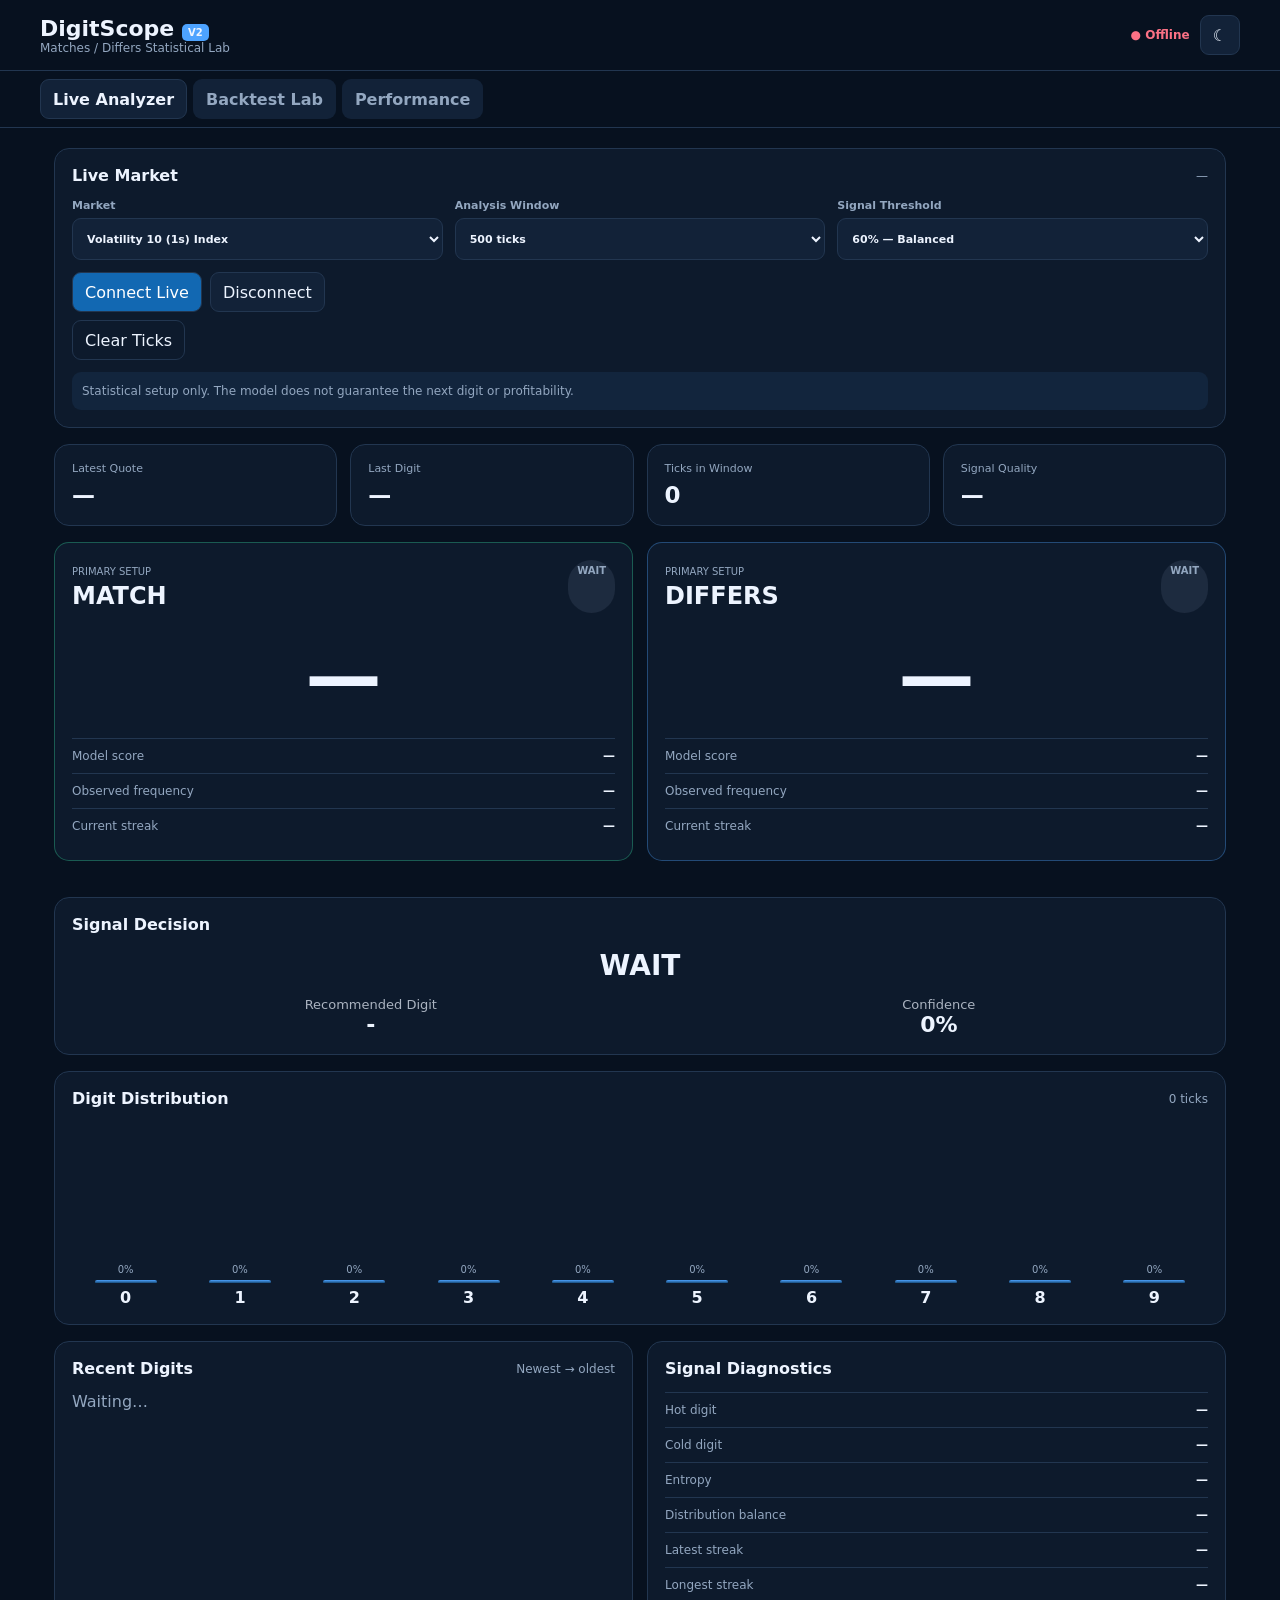
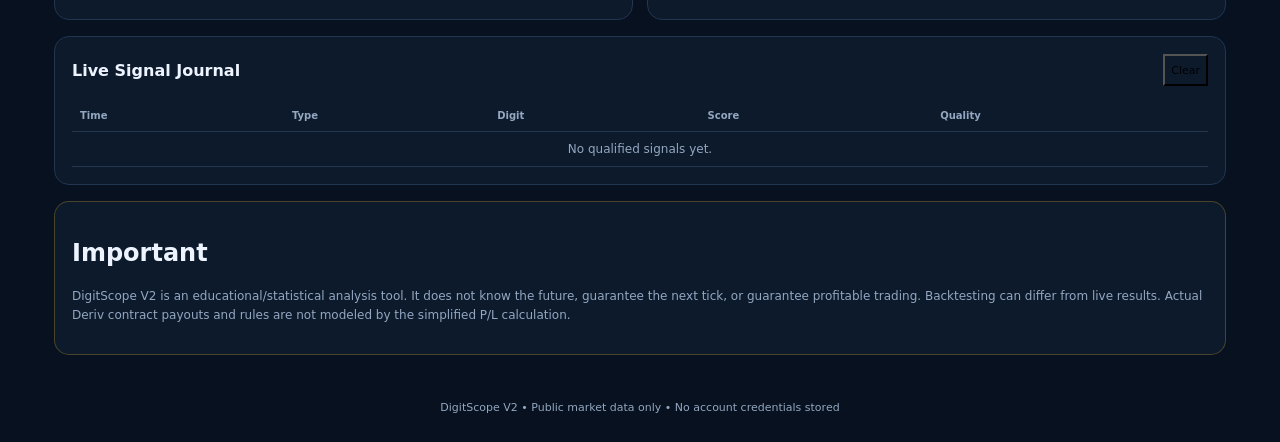
<file: index.html>
<!doctype html>
<html lang="en">
<head>
<meta charset="utf-8"><meta name="viewport" content="width=device-width,initial-scale=1">
<meta name="theme-color" content="#07111f">
<link rel="manifest" href="manifest.json"><link rel="stylesheet" href="style.css">
<title>DigitScope V2 — Matches/Differs Lab</title>
</head>
<body>
<header class="topbar"><div><div class="brand">DigitScope <span>V2</span></div><div class="subtitle">Matches / Differs Statistical Lab</div></div><div class="top-actions"><span id="liveStatus" class="status offline">● Offline</span><button id="themeBtn" class="icon-btn">☾</button></div></header>
<nav class="tabs"><button class="tab active" data-tab="live">Live Analyzer</button><button class="tab" data-tab="backtest">Backtest Lab</button><button class="tab" data-tab="performance">Performance</button></nav>
<main class="container">
<section id="live" class="tab-panel active">
<div class="card"><div class="section-title"><h2>Live Market</h2><span id="tickClock">—</span></div>
<div class="controls-grid">
<label>Market<select id="symbol"><option value="1HZ10V">Volatility 10 (1s) Index</option><option value="1HZ25V">Volatility 25 (1s) Index</option><option value="1HZ50V">Volatility 50 (1s) Index</option><option value="1HZ75V">Volatility 75 (1s) Index</option><option value="1HZ100V">Volatility 100 (1s) Index</option><option value="R_10">Volatility 10 Index</option><option value="R_25">Volatility 25 Index</option><option value="R_50">Volatility 50 Index</option><option value="R_75">Volatility 75 Index</option><option value="R_100">Volatility 100 Index</option></select></label>
<label>Analysis Window<select id="liveWindow"><option value="100">100 ticks</option><option value="500" selected>500 ticks</option><option value="1000">1,000 ticks</option></select></label>
<label>Signal Threshold<select id="signalThreshold"><option value="55">55% — Exploratory</option><option value="60" selected>60% — Balanced</option><option value="65">65% — Selective</option><option value="70">70% — Strict</option></select></label>
<div class="button-row"><button id="connectBtn" class="primary">Connect Live</button><button id="disconnectBtn" class="secondary" disabled>Disconnect</button><button id="clearLiveBtn" class="ghost">Clear Ticks</button></div>
</div><div class="notice">Statistical setup only. The model does not guarantee the next digit or profitability.</div></div>
<div class="metric-grid"><div class="metric card"><span>Latest Quote</span><strong id="latestQuote">—</strong></div><div class="metric card"><span>Last Digit</span><strong id="latestDigit">—</strong></div><div class="metric card"><span>Ticks in Window</span><strong id="liveSample">0</strong></div><div class="metric card"><span>Signal Quality</span><strong id="liveQuality">—</strong></div></div>
<div class="signal-grid">
<div class="signal-card match"><div class="signal-head"><div><small>PRIMARY SETUP</small><h2>MATCH</h2></div><span id="matchBadge" class="badge neutral">WAIT</span></div><div class="signal-digit" id="matchDigit">—</div><div class="signal-stat"><span>Model score</span><b id="matchScore">—</b></div><div class="signal-stat"><span>Observed frequency</span><b id="matchFreq">—</b></div><div class="signal-stat"><span>Current streak</span><b id="matchStreak">—</b></div></div>
<div class="signal-card differs"><div class="signal-head"><div><small>PRIMARY SETUP</small><h2>DIFFERS</h2></div><span id="diffBadge" class="badge neutral">WAIT</span></div><div class="signal-digit" id="diffDigit">—</div><div class="signal-stat"><span>Model score</span><b id="diffScore">—</b></div><div class="signal-stat"><span>Observed frequency</span><b id="diffFreq">—</b></div><div class="signal-stat"><span>Current streak</span><b id="diffStreak">—</b></div></div>
</div><div class="card decision-card">

    <div class="section-title">
        <h2>Signal Decision</h2>
    </div>

    <div id="signalAction" class="decision-action">
        WAIT
    </div>

    <div class="decision-info">
        <div>
            <span>Recommended Digit</span>
            <strong id="signalDigit">-</strong>
        </div>

        <div>
            <span>Confidence</span>
            <strong id="signalConfidence">0%</strong>
        </div>
    </div>

</div>
<div class="card"><div class="section-title"><h2>Digit Distribution</h2><span id="distributionLabel">0 ticks</span></div><div id="digitBars" class="digit-bars"></div></div>
<div class="split"><div class="card"><div class="section-title"><h2>Recent Digits</h2><span>Newest → oldest</span></div><div id="recentDigits" class="digit-strip"></div></div>
<div class="card"><div class="section-title"><h2>Signal Diagnostics</h2></div><div class="diag-list"><div><span>Hot digit</span><b id="hotDigit">—</b></div><div><span>Cold digit</span><b id="coldDigit">—</b></div><div><span>Entropy</span><b id="entropy">—</b></div><div><span>Distribution balance</span><b id="balance">—</b></div><div><span>Latest streak</span><b id="latestStreak">—</b></div><div><span>Longest streak</span><b id="longestStreak">—</b></div></div></div></div>
<div class="card"><div class="section-title"><h2>Live Signal Journal</h2><button id="clearJournalBtn" class="ghost small">Clear</button></div><div class="table-wrap"><table><thead><tr><th>Time</th><th>Type</th><th>Digit</th><th>Score</th><th>Quality</th></tr></thead><tbody id="journalBody"></tbody></table></div></div>
</section>
<section id="backtest" class="tab-panel">
<div class="card"><div class="section-title"><h2>Backtest Lab</h2><span>Evaluate the signal logic before using real money</span></div>
<div class="controls-grid">
<label>Market<select id="btSymbol"><option value="1HZ10V">Volatility 10 (1s) Index</option><option value="1HZ25V">Volatility 25 (1s) Index</option><option value="1HZ50V">Volatility 50 (1s) Index</option><option value="1HZ75V">Volatility 75 (1s) Index</option><option value="1HZ100V">Volatility 100 (1s) Index</option><option value="R_10">Volatility 10 Index</option><option value="R_25">Volatility 25 Index</option><option value="R_50">Volatility 50 Index</option><option value="R_75">Volatility 75 Index</option><option value="R_100">Volatility 100 Index</option></select></label>
<label>Historical Ticks<select id="btCount"><option value="1000">1,000</option><option value="5000" selected>5,000</option><option value="10000">10,000</option></select></label>
<label>Lookback Window<select id="btWindow"><option value="100">100</option><option value="500" selected>500</option><option value="1000">1,000</option></select></label>
<label>Signal Threshold<select id="btThreshold"><option value="55">55%</option><option value="60" selected>60%</option><option value="65">65%</option><option value="70">70%</option></select></label>
<label>Contract Type<select id="btType"><option value="both" selected>Both</option><option value="match">MATCH only</option><option value="differs">DIFFERS only</option></select></label>
<label>Stake per signal<input id="btStake" type="number" min="0.01" step="0.01" value="1"></label>
<div class="button-row"><button id="loadHistoryBtn" class="primary">Load Historical Ticks</button><button id="runBacktestBtn" class="secondary" disabled>Run Backtest</button></div>
</div><div id="btStatus" class="notice">Load historical tick data first.</div></div>
<div class="metric-grid"><div class="metric card"><span>Signals</span><strong id="btSignals">—</strong></div><div class="metric card"><span>Wins</span><strong id="btWins">—</strong></div><div class="metric card"><span>Losses</span><strong id="btLosses">—</strong></div><div class="metric card"><span>Win Rate</span><strong id="btWinRate">—</strong></div><div class="metric card"><span>Net P/L (model)</span><strong id="btPnl">—</strong></div><div class="metric card"><span>Max Losing Streak</span><strong id="btMaxLoss">—</strong></div></div>
<div class="split"><div class="card"><div class="section-title"><h2>Equity Curve</h2><span id="equityLabel">—</span></div><canvas id="equityCanvas" width="900" height="280"></canvas></div><div class="card"><div class="section-title"><h2>Backtest Notes</h2></div><ul class="notes"><li>MATCH wins when the next tick's last digit equals the selected digit.</li><li>DIFFERS wins when the next tick's last digit is not the selected digit.</li><li>The model uses a one-tick horizon and the live ranking logic.</li><li>Model P/L is simplified and does not represent actual Deriv payout.</li><li>Past performance does not guarantee future performance.</li></ul></div></div>
<div class="card"><div class="section-title"><h2>Backtest Signal Log</h2><button id="clearBtBtn" class="ghost small">Clear</button></div><div class="table-wrap"><table><thead><tr><th>#</th><th>Type</th><th>Digit</th><th>Score</th><th>Actual</th><th>Result</th><th>Equity</th></tr></thead><tbody id="btBody"></tbody></table></div></div>
</section>
<section id="performance" class="tab-panel">
<div class="card"><div class="section-title"><h2>Performance Dashboard</h2><button id="resetPerfBtn" class="ghost small">Reset Saved Results</button></div>
<div class="metric-grid"><div class="metric card"><span>Total Backtests</span><strong id="perfRuns">0</strong></div><div class="metric card"><span>Total Signals</span><strong id="perfSignals">0</strong></div><div class="metric card"><span>Overall Wins</span><strong id="perfWins">0</strong></div><div class="metric card"><span>Overall Win Rate</span><strong id="perfRate">—</strong></div><div class="metric card"><span>Best Run</span><strong id="perfBest">—</strong></div><div class="metric card"><span>Worst Run</span><strong id="perfWorst">—</strong></div></div></div>
<div class="split"><div class="card"><div class="section-title"><h2>Latest Run Breakdown</h2></div><div class="diag-list"><div><span>Market</span><b id="perfMarket">—</b></div><div><span>Contract type</span><b id="perfType">—</b></div><div><span>Threshold</span><b id="perfThreshold">—</b></div><div><span>Signals</span><b id="perfLatestSignals">—</b></div><div><span>Win rate</span><b id="perfLatestRate">—</b></div></div></div><div class="card"><div class="section-title"><h2>Risk Review</h2></div><div id="riskReview" class="risk-box">Run a backtest to generate a risk review.</div></div></div>
<div class="card"><div class="section-title"><h2>Saved Backtest Runs</h2></div><div class="table-wrap"><table><thead><tr><th>Date</th><th>Market</th><th>Type</th><th>Window</th><th>Threshold</th><th>Signals</th><th>Win Rate</th><th>Model P/L</th></tr></thead><tbody id="runsBody"></tbody></table></div></div>
</section>
<section class="card disclaimer"><h2>Important</h2><p>DigitScope V2 is an educational/statistical analysis tool. It does not know the future, guarantee the next tick, or guarantee profitable trading. Backtesting can differ from live results. Actual Deriv contract payouts and rules are not modeled by the simplified P/L calculation.</p></section>
</main><footer>DigitScope V2 • Public market data only • No account credentials stored</footer>
<script src="app.js"></script>
</body></html>
</file>
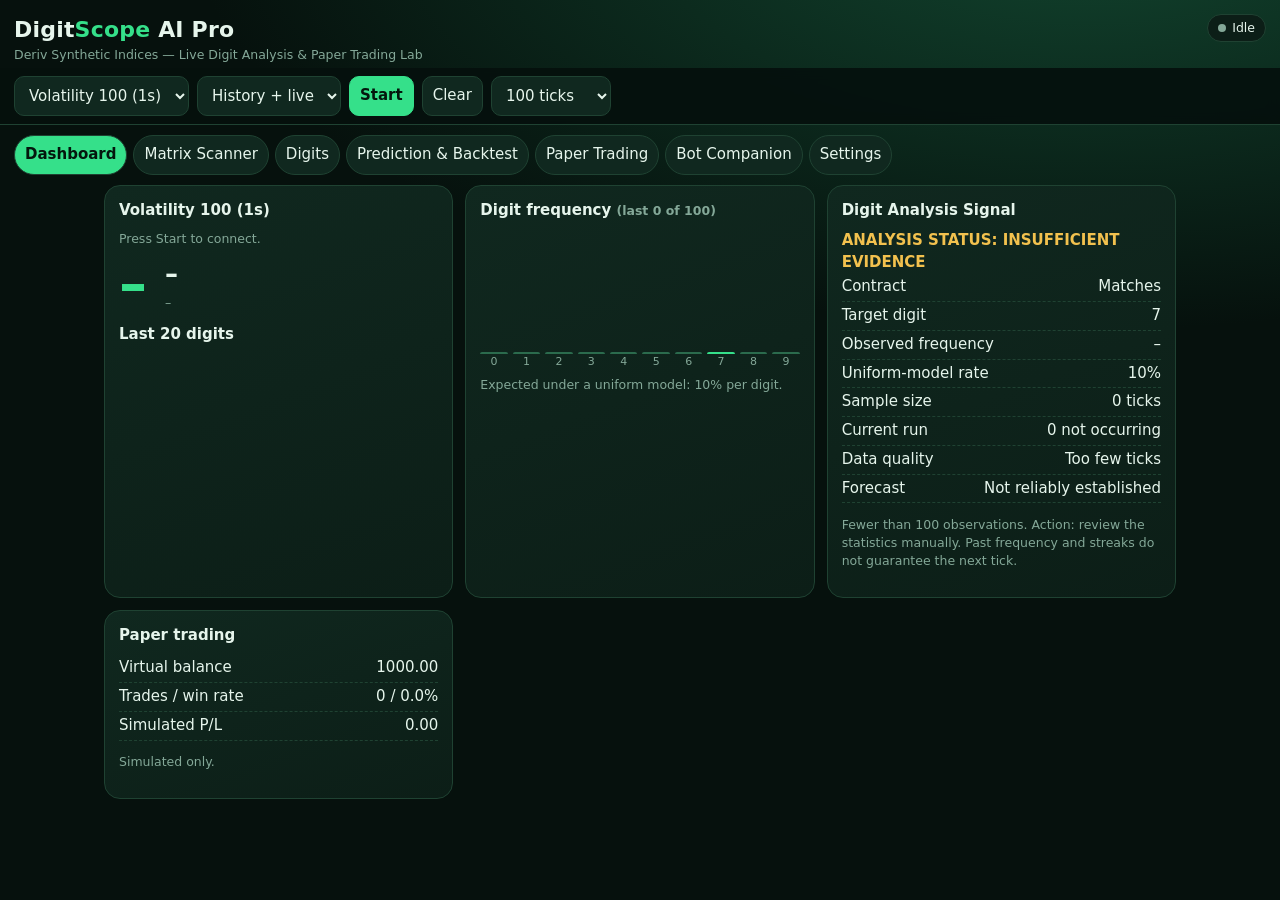
<file: digitscope-ai-pro-updated.html>
<!doctype html>
<html lang="en"><head><meta charset="utf-8">
<meta name="viewport" content="width=device-width,initial-scale=1">
<title>DigitScope AI Pro</title>
<style>
:root{--bg:#06110d;--card:#0c1e17;--card2:#10281f;--line:#1f4232;--tx:#e6f5ec;--mut:#84a898;--ac:#35e08a;--ac2:#b6f542;--bad:#ff7a6b;--warn:#f2c14e}
*{box-sizing:border-box}
body{margin:0;background:radial-gradient(900px 420px at 85% -10%,#12452f,transparent),var(--bg);color:var(--tx);font:15px/1.45 system-ui,Roboto,sans-serif;min-height:100vh}
header{padding:14px 14px 4px;display:flex;justify-content:space-between;align-items:flex-start;gap:10px;flex-wrap:wrap}
h1{margin:0;font-size:22px;letter-spacing:.2px}h1 b{color:var(--ac)}
.sub{color:var(--mut);font-size:12.5px}
.pill{padding:4px 10px;border-radius:99px;border:1px solid var(--line);font-size:12.5px;background:var(--card)}
.pill i{display:inline-block;width:8px;height:8px;border-radius:50%;background:var(--mut);margin-right:6px}
.pill.live i{background:var(--ac)}.pill.err i{background:var(--bad)}.pill.wait i{background:var(--warn)}.pill.demo i{background:#8ab4ff}
.bar{display:flex;gap:8px;flex-wrap:wrap;padding:8px 14px;position:sticky;top:0;background:#06110dee;backdrop-filter:blur(6px);z-index:5;border-bottom:1px solid var(--line)}
select,input,button{font:inherit;color:var(--tx);background:var(--card2);border:1px solid var(--line);border-radius:10px;padding:8px 10px;min-height:40px}
input{width:100%}button{cursor:pointer}button:hover{border-color:var(--ac)}
button.pri{background:var(--ac);color:#04160d;border-color:var(--ac);font-weight:700}
:focus-visible{outline:2px solid var(--ac2);outline-offset:2px}
.seg{display:flex;gap:0}.seg button{border-radius:0}.seg button:first-child{border-radius:10px 0 0 10px}.seg button:last-child{border-radius:0 10px 10px 0}.seg .on{background:var(--ac);color:#04160d;font-weight:700}
nav{display:flex;gap:6px;overflow-x:auto;padding:10px 14px}nav button{white-space:nowrap;border-radius:99px}nav .on{background:var(--ac);color:#04160d;font-weight:700}
main{padding:0 14px 40px;max-width:1100px;margin:auto}
.grid{display:grid;gap:12px;grid-template-columns:repeat(auto-fit,minmax(300px,1fr))}
.card{background:linear-gradient(160deg,var(--card2),var(--card));border:1px solid var(--line);border-radius:16px;padding:14px}
.card h2{margin:0 0 8px;font-size:15px}
.big{font-size:56px;font-weight:800;line-height:1;color:var(--ac)}.price{font-size:26px;font-weight:700}
.mut{color:var(--mut)}.sm{font-size:12.5px}
table{width:100%;border-collapse:collapse;font-size:13.5px}th,td{padding:5px 6px;text-align:right;border-bottom:1px solid var(--line)}th:first-child,td:first-child{text-align:left}
.tw{overflow-x:auto;max-height:300px;overflow-y:auto}
.bars{display:grid;grid-template-columns:repeat(10,1fr);gap:5px;align-items:end;height:140px;position:relative}
.bars div{display:flex;flex-direction:column;justify-content:flex-end;height:100%;text-align:center;font-size:11px;color:var(--mut)}
.bars span{display:block;background:#2b6b4d;border-radius:5px 5px 0 0;min-height:2px}.bars .hi span{background:var(--ac)}
.chips{display:flex;gap:4px;flex-wrap:wrap}.chips b{min-width:28px;text-align:center;padding:3px 0;border-radius:7px;background:var(--card);border:1px solid var(--line)}
.chips b.t{background:#1b5a3f;border-color:#2f8a63}
.note{border-left:3px solid var(--warn);padding:6px 10px;background:#f2c14e12;border-radius:0 8px 8px 0;font-size:12.5px;color:#e9d9a8;margin:8px 0}
.row{display:grid;grid-template-columns:repeat(auto-fit,minmax(120px,1fr));gap:8px;margin:8px 0}
label{font-size:12.5px;color:var(--mut);display:block}
.kv{display:flex;justify-content:space-between;padding:3px 0;border-bottom:1px dashed var(--line)}
pre{white-space:pre-wrap;background:var(--card);padding:10px;border-radius:10px;border:1px solid var(--line);font-size:12.5px}
.v{display:none}.v.on{display:block}
@media(max-width:480px){.big{font-size:46px}}
@media(prefers-reduced-motion:no-preference){.bars span{transition:height .2s}}
.sig{border:1px solid var(--line);border-radius:14px;padding:12px;margin-top:10px;background:var(--card)}.gauge{position:relative;height:10px;background:#0a1712;border-radius:8px;margin:8px 0}.gauge i{display:block;height:100%;background:var(--ac);border-radius:8px}.gauge b{position:absolute;top:-3px;width:2px;height:16px;background:var(--warn)}
</style></head><body>
<header><div><h1>Digit<b>Scope</b> AI Pro</h1><div class="sub">Deriv Synthetic Indices — Live Digit Analysis &amp; Paper Trading Lab</div></div><div id="st" class="pill"><i></i><span>Idle</span></div></header>
<div class="bar">
<select id="sym" aria-label="Market"></select>
<select id="mode" aria-label="Tick collection mode"><option value="hist">History + live</option><option value="live">Live only</option></select>
<button id="go" class="pri">Start</button><button id="clr">Clear</button>
<select id="win" aria-label="Timeframe (ticks)"></select>
</div>
<nav id="nav"></nav>
<main>
<section class="v" id="v-dash">
<div class="grid">
<div class="card"><h2 id="tk-sym">—</h2><div class="sub" id="tk-note">Press Start to connect.</div><div style="display:flex;gap:18px;align-items:center;margin-top:8px"><div class="big" id="tk-d">–</div><div><div class="price" id="tk-p">–</div><div class="mut sm" id="tk-t">–</div></div></div><h2 style="margin-top:12px">Last 20 digits</h2><div class="chips" id="last20"></div></div>
<div class="card"><h2>Digit frequency <span class="mut sm" id="fq-n"></span></h2><div class="bars" id="bars"></div><div class="sm mut" style="margin-top:6px">Expected under a uniform model: 10% per digit.</div></div>
<div class="card" id="sig"></div>
<div class="card"><h2>Paper trading</h2><div id="pdash"></div></div>
</div></section>

<section class="v" id="v-scan"><div class="card"><h2>Matrix Scanner</h2>
<div class="row"><div><label>Volatility index</label><select id="sc-sym"></select></div><div><label>Timeframe</label><select id="sc-win"></select></div><div><label>Trade type</label><select id="sc-type"><option value="md">Matches / Differs</option><option value="eo">Even / Odd</option><option value="ou">Over / Under</option></select></div></div>
<button id="sc-go" class="pri" style="width:100%">Start matrix scan</button>
<canvas id="mx" height="150" style="width:100%;margin-top:10px;background:#04100b;border-radius:12px" aria-label="Matrix animation of the real tick digits"></canvas>
<div class="gauge"><i id="sc-bar" style="width:0"></i></div><div class="sm mut" id="sc-msg">Idle. Press Start above so ticks load, then run the scan.</div><div id="sc-out"></div>
<div class="sig"><h2>Entry timer (manual)</h2><div class="row"><div><label>Signal</label><select id="et-sig"></select></div><div><label>Countdown</label><select id="et-sec"><option value="3">3 s</option><option value="5" selected>5 s</option><option value="10">10 s</option></select></div></div>
<label style="display:flex;gap:8px;align-items:center"><input type="checkbox" id="et-auto" style="width:auto;min-height:0"> Repeat automatically after each result</label>
<div style="display:flex;gap:8px;flex-wrap:wrap;margin:8px 0"><button id="et-go" class="pri">Start entry countdown</button><button id="et-stop">Stop</button><button id="et-reset">Reset tally</button></div><div id="et-show"></div></div></div></section>

<section class="v" id="v-dig">
<div class="card"><div class="row">
<div><label>Contract</label><select id="ct"><option value="matches">Matches</option><option value="differs">Differs</option><option value="even">Even</option><option value="odd">Odd</option><option value="over">Over</option><option value="under">Under</option></select></div>
<div><label>Target digit</label><select id="tgt"></select></div>
<div><label>Over/Under threshold</label><select id="thr"></select></div></div>
<div id="dig-out"></div></div>
<div class="card" style="margin-top:12px"><h2>Frequency table</h2><div class="tw"><table id="ftab"></table></div></div>
</section>

<section class="v" id="v-lab">
<div class="card"><h2>Prediction Lab — chronological holdout</h2>
<p class="sm mut">First 70% of collected ticks = training period. Each holdout tick is predicted using only ticks before it. Task: guess the next digit exactly (chance = 10%).</p><div id="lab-out"></div></div>
<div class="card" style="margin-top:12px"><h2>Backtest Lab</h2>
<p class="sm mut">Uses the contract, target and threshold selected in Digits. Rule: predict “outcome occurs” if its frequency in the previous 100 ticks is at least its base rate. No future ticks are used.</p><div id="bt-out"></div></div>
</section>

<section class="v" id="v-paper"><div class="card"><h2>Paper trading (virtual money only)</h2>
<div class="note">Paper trading results are simulated and do not guarantee real trading profitability. Stake is fixed — never raise stakes to recover losses.</div>
<div class="row" id="pcfg"></div>
<div style="display:flex;gap:8px;flex-wrap:wrap"><button id="p-on" class="pri">Start paper session</button><button id="p-arm">Enter on next tick</button><button id="p-reset">Reset</button></div>
<div id="p-out" style="margin-top:10px"></div></div></section>

<section class="v" id="v-comp"><div class="card"><h2>Deriv Bot companion</h2>
<div class="sub">Keep this open next to Deriv Bot. It never touches Deriv Bot or places trades.</div>
<div id="comp-out" style="margin-top:8px"></div>
<div style="display:flex;gap:8px;flex-wrap:wrap;margin:8px 0"><button id="c-copy" class="pri">Copy summary</button><button id="c-mark">Log manual review</button></div><div id="c-log" class="sm mut"></div></div></section>

<section class="v" id="v-set"><div class="card"><h2>Settings</h2>
<label style="display:flex;gap:8px;align-items:center"><input type="checkbox" id="demo" style="width:auto;min-height:0"> Demo mode (synthetic random digits — NOT market data)</label>
<div style="display:flex;gap:8px;flex-wrap:wrap;margin:10px 0"><button id="x-ticks">Export ticks CSV</button><button id="x-tr">Export paper trades CSV</button><button id="selftest">Run statistics self-test</button></div>
<pre id="test-out">Self-test not run.</pre>
<h2>How it works</h2>
<p class="sm mut">Data: public Deriv WebSocket (app_id 1089), no token, read-only ticks. Digit = last character of the quote formatted to the market’s own <code>pip_size</code>. Duplicate epochs are ignored; reconnects use backoff and reload history. Stats are descriptive: intervals are 95% Wilson. Deriv’s synthetic indices are designed so each tick is independent, so no score here is a forecast. Deviations across 10 digits are expected by chance alone.</p></div></section>
</main>
<script>
"use strict";
const $=id=>document.getElementById(id);
const MK=[["1HZ10V","Volatility 10 (1s)"],["1HZ15V","Volatility 15 (1s)"],["1HZ25V","Volatility 25 (1s)"],["1HZ30V","Volatility 30 (1s)"],["1HZ50V","Volatility 50 (1s)"],["1HZ75V","Volatility 75 (1s)"],["1HZ90V","Volatility 90 (1s)"],["1HZ100V","Volatility 100 (1s)"],["R_10","Volatility 10"],["R_25","Volatility 25"],["R_50","Volatility 50"],["R_75","Volatility 75"],["R_100","Volatility 100"]];
const VIEWS=[["dash","Dashboard"],["scan","Matrix Scanner"],["dig","Digits"],["lab","Prediction & Backtest"],["paper","Paper Trading"],["comp","Bot Companion"],["set","Settings"]];
const EP=["wss://api.derivws.com/trading/v1/options/ws/public","wss://ws.derivws.com/websockets/v3?app_id=1089","wss://ws.binaryws.com/websockets/v3?app_id=1089"];
const PIP={"1HZ10V":2,"1HZ15V":3,"1HZ25V":2,"1HZ30V":3,"1HZ50V":2,"1HZ75V":2,"1HZ90V":3,"1HZ100V":2,R_10:3,R_25:3,R_50:4,R_75:4,R_100:2};
const CT_LABEL={matches:"Matches",differs:"Differs",even:"Even",odd:"Odd",over:"Over",under:"Under"};
const S={sym:"1HZ100V",pip:2,ticks:[],seen:new Set(),win:100,tgt:7,thr:4,ct:"matches",mode:"hist",demo:false,ws:null,running:false,retry:0,timer:null,view:"dash",obs:[],
P:{start:1000,bal:1000,stake:1,ct:"differs",tgt:7,thr:4,max:100,sl:20,sp:20,pay:9.5,rule:"every",on:false,arm:false,pend:null,trades:[],why:""}};
const PK=["start","stake","ct","tgt","thr","max","sl","sp","pay","rule"];

/* ---------- pure statistics ---------- */
const lastDigit=(q,pip)=>+Number(q).toFixed(pip).slice(-1);
const freq=a=>{const c=Array(10).fill(0);a.forEach(d=>c[d]++);return c};
function wilson(k,n){if(!n)return[0,1];const z=1.96,p=k/n,dn=1+z*z/n,c=p+z*z/(2*n),m=z*Math.sqrt(p*(1-p)/n+z*z/(4*n*n));return[(c-m)/dn,(c+m)/dn]}
function rule(ct,t,h){const f=d=>({matches:d==t,differs:d!=t,even:d%2==0,odd:d%2==1,over:d>h,under:d<h})[ct];let b=0;for(let d=0;d<10;d++)if(f(d))b++;return{f,base:b/10}}
function streaks(res){let v=res[res.length-1],n=0;for(let i=res.length-1;i>=0&&res[i]===v;i--)n++;return{yes:v?n:0,no:v||!res.length?0:n}}
const pc=(x,dp=1)=>(x*100).toFixed(dp)+"%";
const digs=n=>S.ticks.slice(-n).map(t=>t.d);
function analyse(ct,tgt,thr,arr){const r=rule(ct,tgt,thr),res=arr.map(r.f),n=arr.length,k=res.filter(Boolean).length,obs=n?k/n:0,ci=wilson(k,n);
return{r,res,n,k,obs,ci,base:r.base,st:streaks(res),z:n&&r.base>0&&r.base<1?(obs-r.base)/Math.sqrt(r.base*(1-r.base)/n):0}}
function verdict(a){if(a.n<100)return["INSUFFICIENT EVIDENCE","Fewer than 100 observations."];
if(a.base>0&&a.base<1&&a.ci[0]<=a.base&&a.base<=a.ci[1])return["NO MEASURABLE DEVIATION","Observed frequency is consistent with the uniform model."];
return["DEVIATION FROM UNIFORM (descriptive)","Differs from the uniform rate in this sample. Across many digits/windows this happens by chance and does not forecast the next tick."]}

/* holdout prediction lab */
function predLab(d){const n=d.length;if(n<200)return null;const cut=Math.floor(n*.7);
const am=a=>a.indexOf(Math.max(...a));const cnt=Array(10).fill(0),tr=Array.from({length:10},()=>Array(10).fill(1));
for(let i=0;i<cut;i++){cnt[d[i]]++;if(i)tr[d[i-1]][d[i]]++}
const M={"Frequency (all past ticks)":0,"Recent 50 ticks":0,"Laplace transition (prev→next)":0};let m=0;
for(let i=cut;i<n;i++){m++;
if(am(cnt)==d[i])M["Frequency (all past ticks)"]++;
if(am(freq(d.slice(i-50,i)))==d[i])M["Recent 50 ticks"]++;
if(am(tr[d[i-1]])==d[i])M["Laplace transition (prev→next)"]++;
cnt[d[i]]++;tr[d[i-1]][d[i]]++}
return{n,cut,m,M}}
/* walk-forward backtest, no look-ahead */
function backtest(ct,tgt,thr,d){const r=rule(ct,tgt,thr),W=100,rows=[];const cm={tp:0,fp:0,fn:0,tn:0};
for(let i=W;i<d.length;i++){const past=d.slice(i-W,i),p=past.filter(r.f).length/W>=r.base,a=r.f(d[i]);
if(p&&a)cm.tp++;else if(p)cm.fp++;else if(a)cm.fn++;else cm.tn++;rows.push({i,dg:d[i],p,a})}
const n=rows.length,ok=cm.tp+cm.tn,pos=cm.tp+cm.fn;return{n,ok,cm,rows,maj:n?Math.max(pos,n-pos)/n:0}}

/* ---------- data ---------- */
function addTick(e,q,live){if(S.seen.has(e))return;S.seen.add(e);const d=lastDigit(q,S.pip);S.ticks.push({e,q:+q,d});
if(S.ticks.length>2000){S.seen.delete(S.ticks.shift().e)}if(live){paperStep(d);etSettle(d)}}
function setStatus(k,msg){const el=$("st");el.className="pill "+({live:"live",err:"err",wait:"wait",demo:"demo"}[k]||"");
el.lastChild.textContent=({live:"Live — Deriv connected",err:"Error: "+(msg||""),wait:msg||"Connecting…",demo:"DEMO — synthetic data",idle:"Idle"})[k];S.stat=k;S.msg=msg}
function stop(){S.running=false;clearTimeout(S.timer);const w=S.ws;S.ws=null;if(w)try{w.close()}catch(e){}}
function start(){stop();S.running=true;S.retry=0;S.demo=$("demo").checked;S.demo?demo():connect();$("go").textContent="Stop"}
function connect(){if(!S.running)return;setStatus("wait","Connecting…");let ws;const url=EP[S.retry%EP.length],host=url.split("/")[2];
try{ws=new WebSocket(url)}catch(e){return setStatus("err","WebSocket unsupported")}
S.ws=ws;
ws.onopen=()=>{S.retry=0;S.opened=1;S.fb=0;ws.send(JSON.stringify({ticks_history:S.sym,adjust_start_time:1,count:S.mode=="hist"?1000:1,end:"latest",style:"ticks",subscribe:1}))};
ws.onmessage=m=>{let d;try{d=JSON.parse(m.data)}catch(e){return}
if(d.error){setStatus("err",(d.error.message||d.error.code||"Server error")+" ("+host+")");if(!S.fb&&ws.readyState==1){S.fb=1;ws.send(JSON.stringify({ticks:S.sym,subscribe:1}))}return}
if(d.msg_type=="history"){S.pip=Number.isInteger(d.pip_size)?d.pip_size:(PIP[S.sym]??S.pip);S.ticks=[];S.seen=new Set();
const hh=d.history||{},p=hh.prices||[],t=hh.times||[];for(let i=0;i<p.length;i++)addTick(t[i],p[i],false);setStatus("live");sched()}
else if(d.msg_type=="tick"&&d.tick&&[d.tick.symbol,d.tick.underlying_symbol,S.sym].find(x=>x)==S.sym){if(Number.isInteger(d.tick.pip_size))S.pip=d.tick.pip_size;else if(!S.ticks.length&&PIP[S.sym]!==undefined)S.pip=PIP[S.sym];addTick(d.tick.epoch,d.tick.quote,true);setStatus("live");sched()}};
ws.onerror=()=>{S.msg="Connection failed. Check internet or try again."};
ws.onclose=()=>{if(S.ws!==ws||!S.running)return;setStatus(S.retry>=3?"err":"wait",S.retry>=3?"Cannot reach Deriv from this page (tried "+host+", attempt "+(S.retry+1)+"). Try another network, or use Demo mode.":"Connecting to "+host+" (attempt "+(S.retry+1)+")…");S.timer=setTimeout(connect,Math.min(15000,1000*2**S.retry++))}}
function demo(){setStatus("demo");S.pip=2;S.ticks=[];S.seen=new Set();let e=Math.floor(Date.now()/1000),q=1000;
const step=()=>{if(!S.running||!S.demo)return;q+=(Math.random()-.5)*2;addTick(++e,q,true);sched();S.timer=setTimeout(step,1000)};
for(let i=0;i<1000;i++){q+=(Math.random()-.5)*2;addTick(++e,q,false)}step()}

/* ---------- paper trading ---------- */
function pStats(){const T=S.P.trades,w=T.filter(t=>t.win).length,gw=T.filter(t=>t.win).reduce((a,t)=>a+t.pnl,0),gl=-T.filter(t=>!t.win).reduce((a,t)=>a+t.pnl,0);
let pk=S.P.start,dd=0;T.forEach(t=>{pk=Math.max(pk,t.bal);dd=Math.max(dd,pk-t.bal)});
return{n:T.length,w,l:T.length-w,wr:T.length?w/T.length:0,net:S.P.bal-S.P.start,dd,pf:gl?gw/gl:null}}
function paperStep(d){const P=S.P;if(!P.on)return;
if(P.pend){const win=rule(P.ct,P.tgt,P.thr).f(d),pnl=win?P.pend*P.pay:-P.pend;P.bal+=pnl;P.trades.push({n:P.trades.length+1,t:new Date().toLocaleTimeString(),ct:P.ct,dg:d,win,pnl,bal:P.bal});P.pend=null}
const s=pStats();
if(P.trades.length>=P.max)return pStop("Max trades reached");
if(-s.net>=P.sl)return pStop("Stop-after-loss limit reached");
if(s.net>=P.sp)return pStop("Stop-after-profit limit reached");
if(P.bal<P.stake)return pStop("Virtual balance too low");
if(P.rule=="every"||P.arm){P.pend=P.stake;P.arm=false}}
function pStop(w){S.P.on=false;S.P.why=w;$("p-on").textContent="Start paper session"}

/* ---------- rendering ---------- */
let raf=0;function sched(){if(!raf)raf=requestAnimationFrame(()=>{raf=0;render()})}
function bars(c,n,hi){const mx=Math.max(1,...c);return c.map((v,d)=>`<div class="${d==hi?"hi":""}" title="Digit ${d}: ${v} (${n?pc(v/n):"0%"})">${n?pc(v/n,0):""}<span style="height:${v/mx*100}px"></span>${d}</div>`).join("")}
function sigHTML(){const a=analyse(S.ct,S.tgt,S.thr,digs(S.win)),[h,ex]=verdict(a),dq=a.n>=100?"Sufficient for descriptive statistics":"Too few ticks";
const tg=S.ct=="matches"||S.ct=="differs"?"Target digit: "+S.tgt:S.ct=="over"||S.ct=="under"?"Threshold: "+S.thr:"—";
return`<h2>Digit Analysis Signal</h2><div style="font-weight:800;color:${h.startsWith("INSUFF")||h.startsWith("NO")?"var(--warn)":"var(--ac)"}">ANALYSIS STATUS: ${h}</div>
<div class="kv"><span>Contract</span><span>${CT_LABEL[S.ct]}</span></div><div class="kv"><span>${tg.split(":")[0]}</span><span>${tg.split(": ")[1]||""}</span></div>
<div class="kv"><span>Observed frequency</span><span>${a.n?pc(a.obs)+" ("+pc(a.ci[0])+"–"+pc(a.ci[1])+")":"–"}</span></div><div class="kv"><span>Uniform-model rate</span><span>${pc(a.base,0)}</span></div>
<div class="kv"><span>Sample size</span><span>${a.n} ticks</span></div><div class="kv"><span>Current run</span><span>${a.st.yes?a.st.yes+" in a row":a.st.no+" not occurring"}</span></div>
<div class="kv"><span>Data quality</span><span>${dq}</span></div><div class="kv"><span>Forecast</span><span>Not reliably established</span></div>
<p class="sm mut">${ex} Action: review the statistics manually. Past frequency and streaks do not guarantee the next tick.</p>`}
function render(){const T=S.ticks,L=T[T.length-1];
$("tk-sym").textContent=(MK.find(m=>m[0]==S.sym)||[0,S.sym])[1]+(S.demo?" — DEMO":"");
$("tk-note").textContent=S.demo?"Synthetic random data. Not market data.":S.stat=="live"?"Live ticks from Deriv.":S.msg||"Press Start to connect.";
$("tk-d").textContent=L?L.d:"–";$("tk-p").textContent=L?L.q.toFixed(S.pip):"–";$("tk-t").textContent=L?new Date(L.e*1000).toLocaleTimeString():"–";
$("last20").innerHTML=digs(20).map(d=>`<b>${d}</b>`).join("");
const w=digs(S.win),c=freq(w),hi=S.ct=="matches"||S.ct=="differs"?S.tgt:-1;
$("bars").innerHTML=bars(c,w.length,hi);$("fq-n").textContent=`(last ${w.length} of ${S.win})`;
$("sig").innerHTML=sigHTML();
const s=pStats();$("pdash").innerHTML=`<div class="kv"><span>Virtual balance</span><span>${S.P.bal.toFixed(2)}</span></div><div class="kv"><span>Trades / win rate</span><span>${s.n} / ${pc(s.wr)}</span></div><div class="kv"><span>Simulated P/L</span><span>${s.net.toFixed(2)}</span></div><p class="sm mut">Simulated only.</p>`;
if(S.view=="dig")renderDig();if(S.view=="lab")renderLab();if(S.view=="paper")renderPaper();if(S.view=="comp")renderComp()}
function renderDig(){const a=analyse(S.ct,S.tgt,S.thr,digs(S.win)),[h,ex]=verdict(a),ct=S.ct;let extra="";
if(ct=="over"||ct=="under")extra=`<div class="sm mut">Qualifying digits: ${[0,1,2,3,4,5,6,7,8,9].filter(a.r.f).join(", ")||"none (choose another threshold)"}</div>`;
if(ct=="matches"||ct=="differs"){const m=digs(S.win).filter(d=>d==S.tgt).length,n=a.n;extra=`<div class="kv"><span>Matches / Differs</span><span>${m} / ${n-m}</span></div><div class="kv"><span>Match % / Differ %</span><span>${n?pc(m/n):"–"} / ${n?pc(1-m/n):"–"}</span></div>`}
if(ct=="even"||ct=="odd"){const e=digs(S.win).filter(d=>d%2==0).length,n=a.n;extra=`<div class="kv"><span>Even / Odd</span><span>${e} (${n?pc(e/n):"–"}) / ${n-e} (${n?pc(1-e/n):"–"})</span></div>`}
const rec=a.res.slice(-30).map((v,i,ar)=>`<b class="${v?"t":""}">${digs(30)[digs(30).length-ar.length+i]}</b>`).join("");
$("dig-out").innerHTML=`<div class="kv"><span>Sample</span><span>${a.n}</span></div><div class="kv"><span>Outcome occurred</span><span>${a.k} (${a.n?pc(a.obs):"–"})</span></div><div class="kv"><span>Uniform rate</span><span>${pc(a.base,0)}</span></div><div class="kv"><span>95% interval</span><span>${a.n?pc(a.ci[0])+"–"+pc(a.ci[1]):"–"}</span></div><div class="kv"><span>Consecutive occurrences / non-occurrences</span><span>${a.st.yes} / ${a.st.no}</span></div>${extra}
<div class="sm" style="margin:8px 0 4px">Last 30 ticks (highlighted = outcome occurred)</div><div class="chips">${rec}</div><div class="note">${h}. ${ex} Streaks and frequencies do not predict the next tick.</div>`;
const w=digs(S.win),c=freq(w);$("ftab").innerHTML="<tr><th>Digit</th><th>Count</th><th>%</th><th>vs 10%</th></tr>"+c.map((v,d)=>`<tr><td>${d}</td><td>${v}</td><td>${w.length?pc(v/w.length):"–"}</td><td>${w.length?((v/w.length-.1)*100).toFixed(1):"–"}</td></tr>`).join("")}
function renderLab(){const d=S.ticks.map(t=>t.d),r=predLab(d);
$("lab-out").innerHTML=!r?`<div class="note">Need at least 200 ticks (have ${d.length}). Insufficient sample for meaningful evaluation.</div>`:
`<div class="sm mut">${r.cut} training ticks · ${r.m} evaluated predictions · baseline (uniform guess) 10.0%</div><div class="tw"><table><tr><th>Method</th><th>Correct</th><th>Accuracy</th><th>95% CI</th></tr>${Object.entries(r.M).map(([k,v])=>{const ci=wilson(v,r.m);return`<tr><td>${k}</td><td>${v}/${r.m}</td><td>${pc(v/r.m)}</td><td>${pc(ci[0])}–${pc(ci[1])}</td></tr>`}).join("")}</table></div>
<p class="sm mut">${Object.values(r.M).every(v=>{const ci=wilson(v,r.m);return ci[0]<=.1&&.1<=ci[1]})?"All intervals include 10%: no evidence any method beats chance.":"An interval excludes 10% here — re-test on fresh data before reading anything into it; one holdout is not proof."} Training-set accuracy is deliberately not shown.</p>`;
const b=backtest(S.ct,S.tgt,S.thr,d);
if(!b.n){$("bt-out").innerHTML=`<div class="note">Need more than 100 ticks.</div>`;return}
const ci=wilson(b.ok,b.n);let all="";
if(S.ct=="matches"||S.ct=="differs")all=`<h2 style="margin-top:10px">Each target digit, tested separately</h2><div class="tw"><table><tr><th>Digit</th><th>Accuracy</th><th>Trades</th></tr>${[0,1,2,3,4,5,6,7,8,9].map(t=>{const x=backtest(S.ct,t,0,d);return`<tr><td>${t}</td><td>${pc(x.ok/x.n)}</td><td>${x.n}</td></tr>`}).join("")}</table></div>`;
$("bt-out").innerHTML=`<div class="kv"><span>${CT_LABEL[S.ct]} ${S.ct=="over"||S.ct=="under"?S.thr:S.ct=="matches"||S.ct=="differs"?S.tgt:""} — simulated predictions</span><span>${b.n}</span></div><div class="kv"><span>Correct / incorrect</span><span>${b.ok} / ${b.n-b.ok}</span></div><div class="kv"><span>Accuracy (95% CI)</span><span>${pc(b.ok/b.n)} (${pc(ci[0])}–${pc(ci[1])})</span></div><div class="kv"><span>Baseline: always predict the majority outcome</span><span>${pc(b.maj)}</span></div>
<table style="margin-top:8px"><tr><th>Confusion</th><th>Actual: yes</th><th>Actual: no</th></tr><tr><td>Predicted yes</td><td>${b.cm.tp}</td><td>${b.cm.fp}</td></tr><tr><td>Predicted no</td><td>${b.cm.fn}</td><td>${b.cm.tn}</td></tr></table>
<div class="sm" style="margin-top:8px">Last 25 simulated results (chronological)</div><div class="tw"><table><tr><th>#</th><th>Digit</th><th>Predicted</th><th>Actual</th><th>Result</th></tr>${b.rows.slice(-25).map(r=>`<tr><td>${r.i}</td><td>${r.dg}</td><td>${r.p?"yes":"no"}</td><td>${r.a?"yes":"no"}</td><td>${r.p==r.a?"correct":"incorrect"}</td></tr>`).join("")}</table></div><div class="note">Simulated results only. They are not real trading performance.</div>${all}`}
const PF={start:"Starting balance",stake:"Stake",tgt:"Target digit",thr:"Over/Under threshold",max:"Max trades",sl:"Stop after loss of",sp:"Stop after profit of",pay:"Win profit × stake (assumed)"};
function buildPaper(){$("pcfg").innerHTML=Object.entries(PF).map(([k,l])=>`<div><label>${l}</label><input data-p="${k}" type="number" step="any" value="${S.P[k]}"></div>`).join("")+
`<div><label>Contract</label><select data-p="ct">${Object.entries(CT_LABEL).map(([k,v])=>`<option value="${k}" ${S.P.ct==k?"selected":""}>${v}</option>`).join("")}</select></div><div><label>Entry rule</label><select data-p="rule"><option value="every" ${S.P.rule=="every"?"selected":""}>Every tick</option><option value="manual" ${S.P.rule=="manual"?"selected":""}>Manual (button)</option></select></div>`;
$("pcfg").oninput=e=>{const k=e.target.dataset.p;if(!k)return;S.P[k]=e.target.tagName=="SELECT"&&k!="rule"&&k!="ct"?+e.target.value:(k=="ct"||k=="rule")?e.target.value:+e.target.value;if(k=="start"&&!S.P.trades.length)S.P.bal=S.P.start;save()}}
function renderPaper(){const s=pStats();$("p-out").innerHTML=`<div class="kv"><span>Status</span><span>${S.P.on?"Running":"Stopped"}${S.P.why?" — "+S.P.why:""}</span></div><div class="kv"><span>Virtual balance</span><span>${S.P.bal.toFixed(2)}</span></div><div class="kv"><span>Trades (W / L)</span><span>${s.n} (${s.w} / ${s.l})</span></div><div class="kv"><span>Win rate</span><span>${pc(s.wr)}</span></div><div class="kv"><span>Simulated P/L</span><span>${s.net.toFixed(2)}</span></div><div class="kv"><span>Max drawdown</span><span>${s.dd.toFixed(2)}</span></div><div class="kv"><span>Profit factor</span><span>${s.pf==null?"n/a":s.pf.toFixed(2)}</span></div>
<div class="tw" style="margin-top:8px"><table><tr><th>#</th><th>Time</th><th>Contract</th><th>Digit</th><th>Result</th><th>P/L</th><th>Balance</th></tr>${S.P.trades.slice(-50).reverse().map(t=>`<tr><td>${t.n}</td><td>${t.t}</td><td>${CT_LABEL[t.ct]}</td><td>${t.dg}</td><td>${t.win?"win":"loss"}</td><td>${t.pnl.toFixed(2)}</td><td>${t.bal.toFixed(2)}</td></tr>`).join("")}</table></div>`}
function summary(){const L=S.ticks[S.ticks.length-1],a=analyse(S.ct,S.tgt,S.thr,digs(S.win)),[h]=verdict(a),s=pStats();
return`DigitScope AI Pro — ${new Date().toLocaleString()}\nMarket: ${S.sym}${S.demo?" (DEMO DATA)":""}\nLast digit: ${L?L.d:"–"}\nContract: ${CT_LABEL[S.ct]} ${S.ct=="over"||S.ct=="under"?S.thr:S.ct=="matches"||S.ct=="differs"?S.tgt:""}\nObserved: ${a.n?pc(a.obs):"–"} of ${a.n} ticks (uniform ${pc(a.base,0)})\nStatus: ${h}\nForecast: not reliably established\nPaper: ${s.n} trades, P/L ${s.net.toFixed(2)} (simulated)`}
function renderComp(){$("comp-out").innerHTML=`<pre>${summary()}</pre><div class="big" style="font-size:40px">${S.ticks.length?S.ticks[S.ticks.length-1].d:"–"}</div>`;
$("c-log").innerHTML=S.obs.length?"Manual reviews: "+S.obs.slice(-5).join(" · "):"No manual reviews logged yet."}

/* ---------- utilities ---------- */
function save(){try{localStorage.setItem("dsp",JSON.stringify({sym:S.sym,win:S.win,tgt:S.tgt,thr:S.thr,ct:S.ct,mode:S.mode,P:Object.fromEntries(PK.map(k=>[k,S.P[k]]))}))}catch(e){}}
function load(){try{const o=JSON.parse(localStorage.getItem("dsp")||"{}");["sym","win","tgt","thr","ct","mode"].forEach(k=>{if(o[k]!==undefined)S[k]=o[k]});if(o.P)Object.assign(S.P,o.P);S.P.bal=S.P.start}catch(e){}}
function dl(name,txt){const a=document.createElement("a");a.href=URL.createObjectURL(new Blob([txt],{type:"text/csv"}));a.download=name;a.click()}
function selftest(){const t=[];const ok=(n,c)=>t.push((c?"PASS ":"FAIL ")+n);
ok("digit pip2 1234.50→0",lastDigit(1234.5,2)==0);ok("digit pip3 0.1→0",lastDigit(0.1,3)==0);ok("digit pip2 1234.57→7",lastDigit(1234.57,2)==7);ok("digit pip4 99.1234→4",lastDigit(99.1234,4)==4);
const s=[1,2,2,3,7,7,7,0,9,7];const c=freq(s);ok("freq total",c.reduce((a,b)=>a+b)==10&&c[7]==4&&c[2]==2);
const a=analyse("matches",7,0,s);ok("matches count",a.k==4&&Math.abs(a.obs-.4)<1e-9&&a.base==.1);ok("current run",a.st.yes==1&&a.st.no==0);
ok("even base .5",rule("even",0,0).base==.5);ok("over 4 base .5",rule("over",0,4).base==.5);ok("under 0 base 0",rule("under",0,0).base==0);
const w=wilson(50,100);ok("wilson(50/100)≈.404–.596",Math.abs(w[0]-.4038)<.002&&Math.abs(w[1]-.5962)<.002);
ok("erfc two-sided p at z=1.96 is about .05",Math.abs(erfc(1.96/Math.SQRT2)-.05)<.001);const rnd=Array.from({length:600},(_,i)=>(i*7+3*(i%5))%10),b=backtest("even",0,0,rnd);ok("backtest counts add up",b.cm.tp+b.cm.fp+b.cm.fn+b.cm.tn==b.n&&b.n==500);
const seq=[0,1,2,3,4,5,6,7,8,9,0,1];ok("lab predictions use holdout only",predLab(Array.from({length:300},(_,i)=>i%10)).m==90);
return t.join("\n")}

/* ---------- matrix scanner ---------- */
const SC={on:false};S.scanType="md";
function erfc(x){const t=1/(1+.3275911*Math.abs(x)),y=t*(.254829592+t*(-.284496736+t*(1.421413741+t*(-1.453152027+t*1.061405429))))*Math.exp(-x*x);return x>=0?y:2-y}
function scanSigs(T,a){const c=freq(a),n=a.length;
if(T=="md"){const mx=c.indexOf(Math.max(...c)),mn=c.indexOf(Math.min(...c));return[{lbl:"Matches",dg:mx,f:d=>d==mx,base:.1},{lbl:"Differs",dg:mn,f:d=>d!=mn,base:.9}]}
if(T=="eo"){const e=a.filter(d=>d%2==0).length,ev=e*2>=n;return[{lbl:ev?"Even":"Odd",dg:null,f:d=>(d%2==0)==ev,base:.5}]}
const r=rule("over",0,S.thr),ov=a.filter(r.f).length,un=a.filter(d=>d<S.thr).length,o=ov>=un,q=rule(o?"over":"under",0,S.thr);return[{lbl:(o?"Over ":"Under ")+S.thr,dg:null,f:q.f,base:q.base}]}
function scan(){if(SC.on)return;const a=digs(S.win),m=$("sc-msg");
if(a.length<S.win){m.textContent="Need "+S.win+" ticks (have "+a.length+"). Press Start above and wait, or pick a shorter timeframe.";return}
SC.on=true;$("sc-out").innerHTML="";const cv=$("mx"),cx=cv.getContext("2d");cv.width=cv.clientWidth||300;
const cols=Math.floor(cv.width/16),rows=Math.ceil(cv.height/16),ys=Array.from({length:cols},()=>Math.random()*rows|0),t0=performance.now(),D=5000;
const ph=["Reading tick window","Counting digit distribution","Testing each digit against 10%","Checking the rule on earlier ticks","Scoring"];
const step=t=>{const p=Math.min(1,(t-t0)/D);cx.fillStyle="rgba(4,16,11,.2)";cx.fillRect(0,0,cv.width,cv.height);cx.font="14px monospace";
for(let i=0;i<cols;i++){ys[i]=(ys[i]+1)%rows;cx.fillStyle=i/cols<p?"#35e08a":"#1f6b48";cx.fillText(a[(i*13+ys[i]*7+(t/120|0))%a.length],i*16,ys[i]*16+14)}
$("sc-bar").style.width=p*100+"%";m.textContent="Scanning "+Math.round(p*100)+"% — "+ph[Math.min(4,p*5|0)];
if(p<1)requestAnimationFrame(step);else{SC.on=false;m.textContent="Scan complete (100%) on "+a.length+" real ticks.";scanResult(a)}};
requestAnimationFrame(step)}
function scanResult(a){const T=S.scanType,n=a.length,c=freq(a),sg=scanSigs(T,a),d=S.ticks.map(t=>t.d);ET.sigs=sg;fillSigSel();let p;
if(T=="md"){const z=(Math.max(...c)-n*.1)/Math.sqrt(n*.09);p=Math.min(1,10*.5*erfc(z/Math.SQRT2))}
else{const b=sg[0].base,k=a.filter(sg[0].f).length,z=b>0&&b<1?Math.abs(k-n*b)/Math.sqrt(n*b*(1-b)):0;p=Math.min(1,erfc(z/Math.SQRT2))}
const tag=(T=="md"?"Matches / Differs":T=="eo"?"Even / Odd":"Over / Under");
$("sc-out").innerHTML=`<div class="sm mut" style="margin-top:8px">${tag} · ${(MK.find(x=>x[0]==S.sym)||[0,S.sym])[1]} · ${n} ticks · ${new Date().toLocaleTimeString()}${S.demo?" · DEMO DATA":""}</div>`+
sg.map((s,k)=>{let h=0,m=0;for(let i=n;i<d.length;i++){if(scanSigs(T,d.slice(i-n,i))[k].f(d[i]))h++;m++}
const r=m?h/m:0,ci=wilson(h,m),tested=m>=50,inside=ci[0]<=s.base&&s.base<=ci[1];
return`<div class="sig"><div style="display:flex;gap:14px;align-items:center"><div class="big" style="font-size:42px">${s.dg!==null?s.dg:s.lbl.split(" ")[0]}</div><div><b>${s.lbl.toUpperCase()} candidate</b>${s.dg!==null?"":""}<div class="sm mut">Chosen from the ${n}-tick window. Descriptive only.</div></div></div>
<div class="kv"><span>Chance rate for this outcome</span><span>${pc(s.base,0)}</span></div>
<div class="kv"><span>Rule hit rate on earlier ticks</span><span>${tested?pc(r)+" ("+pc(ci[0])+"–"+pc(ci[1])+", n="+m+")":"needs more history"}</span></div>
${tested?`<div class="gauge"><i style="width:${r*100}%"></i><b style="left:${s.base*100}%"></b></div><div class="sm mut">Bar = measured hit rate. Yellow line = chance rate.</div>`:""}
<div class="kv"><span>Confidence in next tick</span><span>Not established</span></div>
<div class="sm mut">${tested?(inside?"The rule performed no better than chance on earlier ticks.":"The rule differed from chance on this history. Re-test on new ticks before reading anything into it."):"Load more ticks (use a shorter timeframe) to test this rule."}</div></div>`}).join("")+
`<div class="kv" style="margin-top:8px"><span>Distribution vs uniform (adjusted p-value)</span><span>${p.toFixed(3)}</span></div>
<div class="note">${p>=.05?"No meaningful deviation from random in this window.":"This window deviates from uniform, but with 10 digits and repeated scans that happens by chance. It does not predict the next tick."} Digits are drawn independently, so a scan cannot know the next digit.</div>`}

/* ---------- entry timer ---------- */
const ET={t:null,left:0,sig:null,sigs:null,pend:null,tally:{},log:[]};
const sigName=s=>s.dg!==null?s.lbl+" "+s.dg:s.lbl;
function fillSigSel(){const el=$("et-sig"),v=el.value;el.innerHTML=(ET.sigs||[]).map((s,i)=>`<option value="${i}">${sigName(s)}</option>`).join("");if(v&&ET.sigs&&ET.sigs[+v])el.value=v}
function etStop(){clearInterval(ET.t);ET.t=null;ET.sig=null;ET.pend=null;ET.left=0;etShow()}
function etStart(){clearInterval(ET.t);const sg=ET.sigs&&ET.sigs[+$('et-sig').value];if(!sg||!S.running){$('et-show').textContent=!sg?"Run a matrix scan first.":"Press Start at the top so live ticks arrive.";return}ET.sig=sg;ET.left=+$('et-sec').value;ET.pend=null;etShow();ET.t=setInterval(()=>{ET.left--;if(ET.left<=0){clearInterval(ET.t);ET.t=null;ET.pend=ET.sig}etShow()},1000)}
function etSettle(d){if(!ET.pend)return;const s=ET.pend,k=s.lbl.split(" ")[0],t=ET.tally[k]||(ET.tally[k]={n:0,h:0,base:s.base});const hit=s.f(d);t.n++;if(hit)t.h++;ET.log.unshift(sigName(s)+" → "+d+(hit?" ✓":" ✗"));ET.log.length=Math.min(ET.log.length,10);ET.pend=null;if($('et-auto').checked&&S.running){const a=digs(S.win);if(a.length>=S.win){ET.sigs=scanSigs(S.scanType,a);fillSigSel();etStart();return}}ET.sig=null;etShow()}
function etShow(){const s=ET.sig;let x;if(ET.pend)x=`<div class="big" style="font-size:34px">ENTER NOW</div><div class="sm mut">${sigName(ET.pend)} · manual decision in Deriv Bot. Outcome is logged on the next tick.</div>`;else if(s&&ET.left>0)x=`<div class="big" style="font-size:34px">ENTRY IN ${ET.left}s</div><div class="sm mut">${sigName(s)} · candidate only, not a prediction.</div>`;else x='<div class="sm mut">Run a scan, choose a signal, then start the countdown.</div>';x+=Object.entries(ET.tally).map(([k,t])=>{const ci=wilson(t.h,t.n);return`<div class="kv"><span>${k}: ${t.h}/${t.n} hits</span><span>${pc(t.h/t.n)} (${pc(ci[0])}–${pc(ci[1])}) vs chance ${pc(t.base,0)}</span></div>`}).join("");if(ET.log.length)x+=`<div class="chips" style="margin-top:6px">${ET.log.map(l=>`<b style="min-width:0;padding:3px 8px">${l}</b>`).join("")}</div><div class="sm mut">Timing does not change the odds: Deriv Bot buys on the next tick either way. This tally shows the observed hit rate.</div>`;$('et-show').innerHTML=x}

/* ---------- init ---------- */
function init(){load();
const mo=MK.map(m=>`<option value="${m[0]}">${m[1]}</option>`).join("");$("sym").innerHTML=mo;$("sc-sym").innerHTML=mo;$("sym").value=S.sym;$("sc-sym").value=S.sym;
const wo=[50,100,200,300,500,1000].map(w=>`<option value="${w}">${w} ticks</option>`).join("");$("win").innerHTML=wo;$("sc-win").innerHTML=wo;$("sc-type").value=S.scanType;$("mode").value=S.mode;
const dopt=(id,f)=>{$(id).innerHTML=[0,1,2,3,4,5,6,7,8,9].map(d=>`<option>${d}</option>`).join("");$(id).value=S[f]};dopt("tgt","tgt");dopt("thr","thr");$("ct").value=S.ct;
$("nav").innerHTML=VIEWS.map(v=>`<button data-v="${v[0]}">${v[1]}</button>`).join("");
const show=v=>{S.view=v;document.querySelectorAll(".v").forEach(e=>e.classList.toggle("on",e.id=="v-"+v));document.querySelectorAll("#nav button").forEach(b=>b.classList.toggle("on",b.dataset.v==v));render()};
$("nav").onclick=e=>e.target.dataset.v&&show(e.target.dataset.v);
const setWin=w=>{S.win=w;$("win").value=w;$("sc-win").value=w;save();render()};
$("win").onchange=e=>setWin(+e.target.value);$("sc-win").onchange=e=>setWin(+e.target.value);
$("sc-type").onchange=e=>{S.scanType=e.target.value;ET.sigs=null;fillSigSel();etStop();$("sc-out").innerHTML=""};$("sc-go").onclick=scan;$("et-go").onclick=etStart;$("et-stop").onclick=etStop;$("et-reset").onclick=()=>{ET.tally={};ET.log=[];etShow()};etShow();
const chgSym=v=>{S.sym=v;$("sym").value=v;$("sc-sym").value=v;S.ticks=[];S.seen=new Set();$("sc-out").innerHTML="";ET.sigs=null;fillSigSel();etStop();save();if(S.running)start();else render()};
$("sym").onchange=e=>chgSym(e.target.value);$("sc-sym").onchange=e=>chgSym(e.target.value);
$("mode").onchange=e=>{S.mode=e.target.value;save()};
["ct","tgt","thr"].forEach(id=>$(id).onchange=e=>{S[id]=id=="ct"?e.target.value:+e.target.value;save();render()});
$("go").onclick=()=>{if(S.running){stop();setStatus("idle");$("go").textContent="Start";render()}else start()};
$("clr").onclick=()=>{S.ticks=[];S.seen=new Set();render()};
$("demo").onchange=()=>{if(S.running)start()};
$("p-on").onclick=()=>{const P=S.P;if(P.on){P.on=false;P.why="Stopped by user";$("p-on").textContent="Start paper session"}else{P.on=true;P.why="";P.pend=null;$("p-on").textContent="Stop paper session"}render()};
$("p-arm").onclick=()=>{if(S.P.on&&S.P.rule=="manual")S.P.arm=true};
$("p-reset").onclick=()=>{const P=S.P;P.trades=[];P.bal=P.start;P.pend=null;P.on=false;P.why="";$("p-on").textContent="Start paper session";render()};
$("c-copy").onclick=async()=>{const t=summary();try{await navigator.clipboard.writeText(t)}catch(e){const x=document.createElement("textarea");x.value=t;document.body.append(x);x.select();document.execCommand("copy");x.remove()}$("c-copy").textContent="Copied";setTimeout(()=>$("c-copy").textContent="Copy summary",1200)};
$("c-mark").onclick=()=>{S.obs.push(new Date().toLocaleTimeString());renderComp()};
$("x-ticks").onclick=()=>dl("ticks.csv","epoch,quote,digit\n"+S.ticks.map(t=>[t.e,t.q,t.d].join(",")).join("\n"));
$("x-tr").onclick=()=>dl("paper-trades.csv","n,time,contract,digit,result,pnl,balance\n"+S.P.trades.map(t=>[t.n,t.t,t.ct,t.dg,t.win?"win":"loss",t.pnl.toFixed(2),t.bal.toFixed(2)].join(",")).join("\n"));
$("selftest").onclick=()=>$("test-out").textContent=selftest();
buildPaper();setWin(S.win);show("dash");setStatus("idle")}
init();
</script></body></html>
</file>
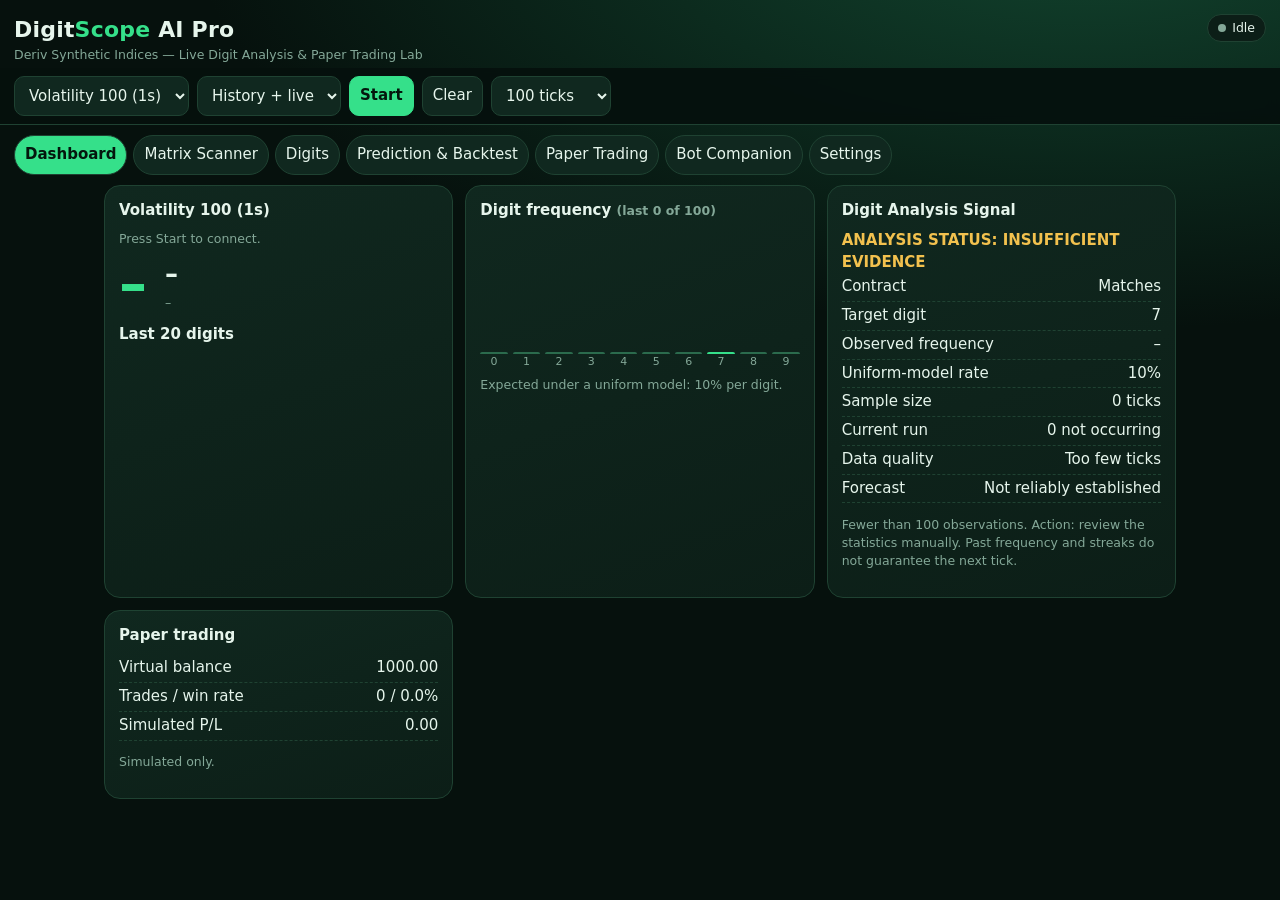
<file: digitscope-ai-pro.html>
<!doctype html>
<html lang="en"><head><meta charset="utf-8">
<meta name="viewport" content="width=device-width,initial-scale=1">
<title>DigitScope AI Pro</title>
<style>
:root{--bg:#06110d;--card:#0c1e17;--card2:#10281f;--line:#1f4232;--tx:#e6f5ec;--mut:#84a898;--ac:#35e08a;--ac2:#b6f542;--bad:#ff7a6b;--warn:#f2c14e}
*{box-sizing:border-box}
body{margin:0;background:radial-gradient(900px 420px at 85% -10%,#12452f,transparent),var(--bg);color:var(--tx);font:15px/1.45 system-ui,Roboto,sans-serif;min-height:100vh}
header{padding:14px 14px 4px;display:flex;justify-content:space-between;align-items:flex-start;gap:10px;flex-wrap:wrap}
h1{margin:0;font-size:22px;letter-spacing:.2px}h1 b{color:var(--ac)}
.sub{color:var(--mut);font-size:12.5px}
.pill{padding:4px 10px;border-radius:99px;border:1px solid var(--line);font-size:12.5px;background:var(--card)}
.pill i{display:inline-block;width:8px;height:8px;border-radius:50%;background:var(--mut);margin-right:6px}
.pill.live i{background:var(--ac)}.pill.err i{background:var(--bad)}.pill.wait i{background:var(--warn)}.pill.demo i{background:#8ab4ff}
.bar{display:flex;gap:8px;flex-wrap:wrap;padding:8px 14px;position:sticky;top:0;background:#06110dee;backdrop-filter:blur(6px);z-index:5;border-bottom:1px solid var(--line)}
select,input,button{font:inherit;color:var(--tx);background:var(--card2);border:1px solid var(--line);border-radius:10px;padding:8px 10px;min-height:40px}
input{width:100%}button{cursor:pointer}button:hover{border-color:var(--ac)}
button.pri{background:var(--ac);color:#04160d;border-color:var(--ac);font-weight:700}
:focus-visible{outline:2px solid var(--ac2);outline-offset:2px}
.seg{display:flex;gap:0}.seg button{border-radius:0}.seg button:first-child{border-radius:10px 0 0 10px}.seg button:last-child{border-radius:0 10px 10px 0}.seg .on{background:var(--ac);color:#04160d;font-weight:700}
nav{display:flex;gap:6px;overflow-x:auto;padding:10px 14px}nav button{white-space:nowrap;border-radius:99px}nav .on{background:var(--ac);color:#04160d;font-weight:700}
main{padding:0 14px 40px;max-width:1100px;margin:auto}
.grid{display:grid;gap:12px;grid-template-columns:repeat(auto-fit,minmax(300px,1fr))}
.card{background:linear-gradient(160deg,var(--card2),var(--card));border:1px solid var(--line);border-radius:16px;padding:14px}
.card h2{margin:0 0 8px;font-size:15px}
.big{font-size:56px;font-weight:800;line-height:1;color:var(--ac)}.price{font-size:26px;font-weight:700}
.mut{color:var(--mut)}.sm{font-size:12.5px}
table{width:100%;border-collapse:collapse;font-size:13.5px}th,td{padding:5px 6px;text-align:right;border-bottom:1px solid var(--line)}th:first-child,td:first-child{text-align:left}
.tw{overflow-x:auto;max-height:300px;overflow-y:auto}
.bars{display:grid;grid-template-columns:repeat(10,1fr);gap:5px;align-items:end;height:140px;position:relative}
.bars div{display:flex;flex-direction:column;justify-content:flex-end;height:100%;text-align:center;font-size:11px;color:var(--mut)}
.bars span{display:block;background:#2b6b4d;border-radius:5px 5px 0 0;min-height:2px}.bars .hi span{background:var(--ac)}
.chips{display:flex;gap:4px;flex-wrap:wrap}.chips b{min-width:28px;text-align:center;padding:3px 0;border-radius:7px;background:var(--card);border:1px solid var(--line)}
.chips b.t{background:#1b5a3f;border-color:#2f8a63}
.note{border-left:3px solid var(--warn);padding:6px 10px;background:#f2c14e12;border-radius:0 8px 8px 0;font-size:12.5px;color:#e9d9a8;margin:8px 0}
.row{display:grid;grid-template-columns:repeat(auto-fit,minmax(120px,1fr));gap:8px;margin:8px 0}
label{font-size:12.5px;color:var(--mut);display:block}
.kv{display:flex;justify-content:space-between;padding:3px 0;border-bottom:1px dashed var(--line)}
pre{white-space:pre-wrap;background:var(--card);padding:10px;border-radius:10px;border:1px solid var(--line);font-size:12.5px}
.v{display:none}.v.on{display:block}
@media(max-width:480px){.big{font-size:46px}}
@media(prefers-reduced-motion:no-preference){.bars span{transition:height .2s}}
.sig{border:1px solid var(--line);border-radius:14px;padding:12px;margin-top:10px;background:var(--card)}.gauge{position:relative;height:10px;background:#0a1712;border-radius:8px;margin:8px 0}.gauge i{display:block;height:100%;background:var(--ac);border-radius:8px}.gauge b{position:absolute;top:-3px;width:2px;height:16px;background:var(--warn)}
</style></head><body>
<header><div><h1>Digit<b>Scope</b> AI Pro</h1><div class="sub">Deriv Synthetic Indices — Live Digit Analysis &amp; Paper Trading Lab</div></div><div id="st" class="pill"><i></i><span>Idle</span></div></header>
<div class="bar">
<select id="sym" aria-label="Market"></select>
<select id="mode" aria-label="Tick collection mode"><option value="hist">History + live</option><option value="live">Live only</option></select>
<button id="go" class="pri">Start</button><button id="clr">Clear</button>
<select id="win" aria-label="Timeframe (ticks)"></select>
</div>
<nav id="nav"></nav>
<main>
<section class="v" id="v-dash">
<div class="grid">
<div class="card"><h2 id="tk-sym">—</h2><div class="sub" id="tk-note">Press Start to connect.</div><div style="display:flex;gap:18px;align-items:center;margin-top:8px"><div class="big" id="tk-d">–</div><div><div class="price" id="tk-p">–</div><div class="mut sm" id="tk-t">–</div></div></div><h2 style="margin-top:12px">Last 20 digits</h2><div class="chips" id="last20"></div></div>
<div class="card"><h2>Digit frequency <span class="mut sm" id="fq-n"></span></h2><div class="bars" id="bars"></div><div class="sm mut" style="margin-top:6px">Expected under a uniform model: 10% per digit.</div></div>
<div class="card" id="sig"></div>
<div class="card"><h2>Paper trading</h2><div id="pdash"></div></div>
</div></section>

<section class="v" id="v-scan"><div class="card"><h2>Matrix Scanner</h2>
<div class="row"><div><label>Volatility index</label><select id="sc-sym"></select></div><div><label>Timeframe</label><select id="sc-win"></select></div><div><label>Trade type</label><select id="sc-type"><option value="md">Matches / Differs</option><option value="eo">Even / Odd</option><option value="ou">Over / Under</option></select></div></div>
<button id="sc-go" class="pri" style="width:100%">Start matrix scan</button>
<canvas id="mx" height="150" style="width:100%;margin-top:10px;background:#04100b;border-radius:12px" aria-label="Matrix animation of the real tick digits"></canvas>
<div class="gauge"><i id="sc-bar" style="width:0"></i></div><div class="sm mut" id="sc-msg">Idle. Press Start above so ticks load, then run the scan.</div><div id="sc-out"></div></div></section>

<section class="v" id="v-dig">
<div class="card"><div class="row">
<div><label>Contract</label><select id="ct"><option value="matches">Matches</option><option value="differs">Differs</option><option value="even">Even</option><option value="odd">Odd</option><option value="over">Over</option><option value="under">Under</option></select></div>
<div><label>Target digit</label><select id="tgt"></select></div>
<div><label>Over/Under threshold</label><select id="thr"></select></div></div>
<div id="dig-out"></div></div>
<div class="card" style="margin-top:12px"><h2>Frequency table</h2><div class="tw"><table id="ftab"></table></div></div>
</section>

<section class="v" id="v-lab">
<div class="card"><h2>Prediction Lab — chronological holdout</h2>
<p class="sm mut">First 70% of collected ticks = training period. Each holdout tick is predicted using only ticks before it. Task: guess the next digit exactly (chance = 10%).</p><div id="lab-out"></div></div>
<div class="card" style="margin-top:12px"><h2>Backtest Lab</h2>
<p class="sm mut">Uses the contract, target and threshold selected in Digits. Rule: predict “outcome occurs” if its frequency in the previous 100 ticks is at least its base rate. No future ticks are used.</p><div id="bt-out"></div></div>
</section>

<section class="v" id="v-paper"><div class="card"><h2>Paper trading (virtual money only)</h2>
<div class="note">Paper trading results are simulated and do not guarantee real trading profitability. Stake is fixed — never raise stakes to recover losses.</div>
<div class="row" id="pcfg"></div>
<div style="display:flex;gap:8px;flex-wrap:wrap"><button id="p-on" class="pri">Start paper session</button><button id="p-arm">Enter on next tick</button><button id="p-reset">Reset</button></div>
<div id="p-out" style="margin-top:10px"></div></div></section>

<section class="v" id="v-comp"><div class="card"><h2>Deriv Bot companion</h2>
<div class="sub">Keep this open next to Deriv Bot. It never touches Deriv Bot or places trades.</div>
<div id="comp-out" style="margin-top:8px"></div>
<div style="display:flex;gap:8px;flex-wrap:wrap;margin:8px 0"><button id="c-copy" class="pri">Copy summary</button><button id="c-mark">Log manual review</button></div><div id="c-log" class="sm mut"></div></div></section>

<section class="v" id="v-set"><div class="card"><h2>Settings</h2>
<label style="display:flex;gap:8px;align-items:center"><input type="checkbox" id="demo" style="width:auto;min-height:0"> Demo mode (synthetic random digits — NOT market data)</label>
<div style="display:flex;gap:8px;flex-wrap:wrap;margin:10px 0"><button id="x-ticks">Export ticks CSV</button><button id="x-tr">Export paper trades CSV</button><button id="selftest">Run statistics self-test</button></div>
<pre id="test-out">Self-test not run.</pre>
<h2>How it works</h2>
<p class="sm mut">Data: public Deriv WebSocket (app_id 1089), no token, read-only ticks. Digit = last character of the quote formatted to the market’s own <code>pip_size</code>. Duplicate epochs are ignored; reconnects use backoff and reload history. Stats are descriptive: intervals are 95% Wilson. Deriv’s synthetic indices are designed so each tick is independent, so no score here is a forecast. Deviations across 10 digits are expected by chance alone.</p></div></section>
</main>
<script>
"use strict";
const $=id=>document.getElementById(id);
const MK=[["1HZ10V","Volatility 10 (1s)"],["1HZ15V","Volatility 15 (1s)"],["1HZ25V","Volatility 25 (1s)"],["1HZ30V","Volatility 30 (1s)"],["1HZ50V","Volatility 50 (1s)"],["1HZ75V","Volatility 75 (1s)"],["1HZ90V","Volatility 90 (1s)"],["1HZ100V","Volatility 100 (1s)"],["R_10","Volatility 10"],["R_25","Volatility 25"],["R_50","Volatility 50"],["R_75","Volatility 75"],["R_100","Volatility 100"]];
const VIEWS=[["dash","Dashboard"],["scan","Matrix Scanner"],["dig","Digits"],["lab","Prediction & Backtest"],["paper","Paper Trading"],["comp","Bot Companion"],["set","Settings"]];
const EP=["wss://api.derivws.com/trading/v1/options/ws/public","wss://ws.derivws.com/websockets/v3?app_id=1089","wss://ws.binaryws.com/websockets/v3?app_id=1089"];
const PIP={"1HZ10V":2,"1HZ15V":3,"1HZ25V":2,"1HZ30V":3,"1HZ50V":2,"1HZ75V":2,"1HZ90V":3,"1HZ100V":2,R_10:3,R_25:3,R_50:4,R_75:4,R_100:2};
const CT_LABEL={matches:"Matches",differs:"Differs",even:"Even",odd:"Odd",over:"Over",under:"Under"};
const S={sym:"1HZ100V",pip:2,ticks:[],seen:new Set(),win:100,tgt:7,thr:4,ct:"matches",mode:"hist",demo:false,ws:null,running:false,retry:0,timer:null,view:"dash",obs:[],
P:{start:1000,bal:1000,stake:1,ct:"differs",tgt:7,thr:4,max:100,sl:20,sp:20,pay:9.5,rule:"every",on:false,arm:false,pend:null,trades:[],why:""}};
const PK=["start","stake","ct","tgt","thr","max","sl","sp","pay","rule"];

/* ---------- pure statistics ---------- */
const lastDigit=(q,pip)=>+Number(q).toFixed(pip).slice(-1);
const freq=a=>{const c=Array(10).fill(0);a.forEach(d=>c[d]++);return c};
function wilson(k,n){if(!n)return[0,1];const z=1.96,p=k/n,dn=1+z*z/n,c=p+z*z/(2*n),m=z*Math.sqrt(p*(1-p)/n+z*z/(4*n*n));return[(c-m)/dn,(c+m)/dn]}
function rule(ct,t,h){const f=d=>({matches:d==t,differs:d!=t,even:d%2==0,odd:d%2==1,over:d>h,under:d<h})[ct];let b=0;for(let d=0;d<10;d++)if(f(d))b++;return{f,base:b/10}}
function streaks(res){let v=res[res.length-1],n=0;for(let i=res.length-1;i>=0&&res[i]===v;i--)n++;return{yes:v?n:0,no:v||!res.length?0:n}}
const pc=(x,dp=1)=>(x*100).toFixed(dp)+"%";
const digs=n=>S.ticks.slice(-n).map(t=>t.d);
function analyse(ct,tgt,thr,arr){const r=rule(ct,tgt,thr),res=arr.map(r.f),n=arr.length,k=res.filter(Boolean).length,obs=n?k/n:0,ci=wilson(k,n);
return{r,res,n,k,obs,ci,base:r.base,st:streaks(res),z:n&&r.base>0&&r.base<1?(obs-r.base)/Math.sqrt(r.base*(1-r.base)/n):0}}
function verdict(a){if(a.n<100)return["INSUFFICIENT EVIDENCE","Fewer than 100 observations."];
if(a.base>0&&a.base<1&&a.ci[0]<=a.base&&a.base<=a.ci[1])return["NO MEASURABLE DEVIATION","Observed frequency is consistent with the uniform model."];
return["DEVIATION FROM UNIFORM (descriptive)","Differs from the uniform rate in this sample. Across many digits/windows this happens by chance and does not forecast the next tick."]}

/* holdout prediction lab */
function predLab(d){const n=d.length;if(n<200)return null;const cut=Math.floor(n*.7);
const am=a=>a.indexOf(Math.max(...a));const cnt=Array(10).fill(0),tr=Array.from({length:10},()=>Array(10).fill(1));
for(let i=0;i<cut;i++){cnt[d[i]]++;if(i)tr[d[i-1]][d[i]]++}
const M={"Frequency (all past ticks)":0,"Recent 50 ticks":0,"Laplace transition (prev→next)":0};let m=0;
for(let i=cut;i<n;i++){m++;
if(am(cnt)==d[i])M["Frequency (all past ticks)"]++;
if(am(freq(d.slice(i-50,i)))==d[i])M["Recent 50 ticks"]++;
if(am(tr[d[i-1]])==d[i])M["Laplace transition (prev→next)"]++;
cnt[d[i]]++;tr[d[i-1]][d[i]]++}
return{n,cut,m,M}}
/* walk-forward backtest, no look-ahead */
function backtest(ct,tgt,thr,d){const r=rule(ct,tgt,thr),W=100,rows=[];const cm={tp:0,fp:0,fn:0,tn:0};
for(let i=W;i<d.length;i++){const past=d.slice(i-W,i),p=past.filter(r.f).length/W>=r.base,a=r.f(d[i]);
if(p&&a)cm.tp++;else if(p)cm.fp++;else if(a)cm.fn++;else cm.tn++;rows.push({i,dg:d[i],p,a})}
const n=rows.length,ok=cm.tp+cm.tn,pos=cm.tp+cm.fn;return{n,ok,cm,rows,maj:n?Math.max(pos,n-pos)/n:0}}

/* ---------- data ---------- */
function addTick(e,q,live){if(S.seen.has(e))return;S.seen.add(e);const d=lastDigit(q,S.pip);S.ticks.push({e,q:+q,d});
if(S.ticks.length>2000){S.seen.delete(S.ticks.shift().e)}if(live)paperStep(d)}
function setStatus(k,msg){const el=$("st");el.className="pill "+({live:"live",err:"err",wait:"wait",demo:"demo"}[k]||"");
el.lastChild.textContent=({live:"Live — Deriv connected",err:"Error: "+(msg||""),wait:msg||"Connecting…",demo:"DEMO — synthetic data",idle:"Idle"})[k];S.stat=k;S.msg=msg}
function stop(){S.running=false;clearTimeout(S.timer);const w=S.ws;S.ws=null;if(w)try{w.close()}catch(e){}}
function start(){stop();S.running=true;S.retry=0;S.demo=$("demo").checked;S.demo?demo():connect();$("go").textContent="Stop"}
function connect(){if(!S.running)return;setStatus("wait","Connecting…");let ws;const url=EP[S.retry%EP.length],host=url.split("/")[2];
try{ws=new WebSocket(url)}catch(e){return setStatus("err","WebSocket unsupported")}
S.ws=ws;
ws.onopen=()=>{S.retry=0;S.opened=1;S.fb=0;ws.send(JSON.stringify({ticks_history:S.sym,adjust_start_time:1,count:S.mode=="hist"?1000:1,end:"latest",style:"ticks",subscribe:1}))};
ws.onmessage=m=>{let d;try{d=JSON.parse(m.data)}catch(e){return}
if(d.error){setStatus("err",(d.error.message||d.error.code||"Server error")+" ("+host+")");if(!S.fb&&ws.readyState==1){S.fb=1;ws.send(JSON.stringify({ticks:S.sym,subscribe:1}))}return}
if(d.msg_type=="history"){S.pip=Number.isInteger(d.pip_size)?d.pip_size:(PIP[S.sym]??S.pip);S.ticks=[];S.seen=new Set();
const hh=d.history||{},p=hh.prices||[],t=hh.times||[];for(let i=0;i<p.length;i++)addTick(t[i],p[i],false);setStatus("live");sched()}
else if(d.msg_type=="tick"&&d.tick&&[d.tick.symbol,d.tick.underlying_symbol,S.sym].find(x=>x)==S.sym){if(Number.isInteger(d.tick.pip_size))S.pip=d.tick.pip_size;else if(!S.ticks.length&&PIP[S.sym]!==undefined)S.pip=PIP[S.sym];addTick(d.tick.epoch,d.tick.quote,true);setStatus("live");sched()}};
ws.onerror=()=>{S.msg="Connection failed. Check internet or try again."};
ws.onclose=()=>{if(S.ws!==ws||!S.running)return;setStatus(S.retry>=3?"err":"wait",S.retry>=3?"Cannot reach Deriv from this page (tried "+host+", attempt "+(S.retry+1)+"). Try another network, or use Demo mode.":"Connecting to "+host+" (attempt "+(S.retry+1)+")…");S.timer=setTimeout(connect,Math.min(15000,1000*2**S.retry++))}}
function demo(){setStatus("demo");S.pip=2;S.ticks=[];S.seen=new Set();let e=Math.floor(Date.now()/1000),q=1000;
const step=()=>{if(!S.running||!S.demo)return;q+=(Math.random()-.5)*2;addTick(++e,q,true);sched();S.timer=setTimeout(step,1000)};
for(let i=0;i<1000;i++){q+=(Math.random()-.5)*2;addTick(++e,q,false)}step()}

/* ---------- paper trading ---------- */
function pStats(){const T=S.P.trades,w=T.filter(t=>t.win).length,gw=T.filter(t=>t.win).reduce((a,t)=>a+t.pnl,0),gl=-T.filter(t=>!t.win).reduce((a,t)=>a+t.pnl,0);
let pk=S.P.start,dd=0;T.forEach(t=>{pk=Math.max(pk,t.bal);dd=Math.max(dd,pk-t.bal)});
return{n:T.length,w,l:T.length-w,wr:T.length?w/T.length:0,net:S.P.bal-S.P.start,dd,pf:gl?gw/gl:null}}
function paperStep(d){const P=S.P;if(!P.on)return;
if(P.pend){const win=rule(P.ct,P.tgt,P.thr).f(d),pnl=win?P.pend*P.pay:-P.pend;P.bal+=pnl;P.trades.push({n:P.trades.length+1,t:new Date().toLocaleTimeString(),ct:P.ct,dg:d,win,pnl,bal:P.bal});P.pend=null}
const s=pStats();
if(P.trades.length>=P.max)return pStop("Max trades reached");
if(-s.net>=P.sl)return pStop("Stop-after-loss limit reached");
if(s.net>=P.sp)return pStop("Stop-after-profit limit reached");
if(P.bal<P.stake)return pStop("Virtual balance too low");
if(P.rule=="every"||P.arm){P.pend=P.stake;P.arm=false}}
function pStop(w){S.P.on=false;S.P.why=w;$("p-on").textContent="Start paper session"}

/* ---------- rendering ---------- */
let raf=0;function sched(){if(!raf)raf=requestAnimationFrame(()=>{raf=0;render()})}
function bars(c,n,hi){const mx=Math.max(1,...c);return c.map((v,d)=>`<div class="${d==hi?"hi":""}" title="Digit ${d}: ${v} (${n?pc(v/n):"0%"})">${n?pc(v/n,0):""}<span style="height:${v/mx*100}px"></span>${d}</div>`).join("")}
function sigHTML(){const a=analyse(S.ct,S.tgt,S.thr,digs(S.win)),[h,ex]=verdict(a),dq=a.n>=100?"Sufficient for descriptive statistics":"Too few ticks";
const tg=S.ct=="matches"||S.ct=="differs"?"Target digit: "+S.tgt:S.ct=="over"||S.ct=="under"?"Threshold: "+S.thr:"—";
return`<h2>Digit Analysis Signal</h2><div style="font-weight:800;color:${h.startsWith("INSUFF")||h.startsWith("NO")?"var(--warn)":"var(--ac)"}">ANALYSIS STATUS: ${h}</div>
<div class="kv"><span>Contract</span><span>${CT_LABEL[S.ct]}</span></div><div class="kv"><span>${tg.split(":")[0]}</span><span>${tg.split(": ")[1]||""}</span></div>
<div class="kv"><span>Observed frequency</span><span>${a.n?pc(a.obs)+" ("+pc(a.ci[0])+"–"+pc(a.ci[1])+")":"–"}</span></div><div class="kv"><span>Uniform-model rate</span><span>${pc(a.base,0)}</span></div>
<div class="kv"><span>Sample size</span><span>${a.n} ticks</span></div><div class="kv"><span>Current run</span><span>${a.st.yes?a.st.yes+" in a row":a.st.no+" not occurring"}</span></div>
<div class="kv"><span>Data quality</span><span>${dq}</span></div><div class="kv"><span>Forecast</span><span>Not reliably established</span></div>
<p class="sm mut">${ex} Action: review the statistics manually. Past frequency and streaks do not guarantee the next tick.</p>`}
function render(){const T=S.ticks,L=T[T.length-1];
$("tk-sym").textContent=(MK.find(m=>m[0]==S.sym)||[0,S.sym])[1]+(S.demo?" — DEMO":"");
$("tk-note").textContent=S.demo?"Synthetic random data. Not market data.":S.stat=="live"?"Live ticks from Deriv.":S.msg||"Press Start to connect.";
$("tk-d").textContent=L?L.d:"–";$("tk-p").textContent=L?L.q.toFixed(S.pip):"–";$("tk-t").textContent=L?new Date(L.e*1000).toLocaleTimeString():"–";
$("last20").innerHTML=digs(20).map(d=>`<b>${d}</b>`).join("");
const w=digs(S.win),c=freq(w),hi=S.ct=="matches"||S.ct=="differs"?S.tgt:-1;
$("bars").innerHTML=bars(c,w.length,hi);$("fq-n").textContent=`(last ${w.length} of ${S.win})`;
$("sig").innerHTML=sigHTML();
const s=pStats();$("pdash").innerHTML=`<div class="kv"><span>Virtual balance</span><span>${S.P.bal.toFixed(2)}</span></div><div class="kv"><span>Trades / win rate</span><span>${s.n} / ${pc(s.wr)}</span></div><div class="kv"><span>Simulated P/L</span><span>${s.net.toFixed(2)}</span></div><p class="sm mut">Simulated only.</p>`;
if(S.view=="dig")renderDig();if(S.view=="lab")renderLab();if(S.view=="paper")renderPaper();if(S.view=="comp")renderComp()}
function renderDig(){const a=analyse(S.ct,S.tgt,S.thr,digs(S.win)),[h,ex]=verdict(a),ct=S.ct;let extra="";
if(ct=="over"||ct=="under")extra=`<div class="sm mut">Qualifying digits: ${[0,1,2,3,4,5,6,7,8,9].filter(a.r.f).join(", ")||"none (choose another threshold)"}</div>`;
if(ct=="matches"||ct=="differs"){const m=digs(S.win).filter(d=>d==S.tgt).length,n=a.n;extra=`<div class="kv"><span>Matches / Differs</span><span>${m} / ${n-m}</span></div><div class="kv"><span>Match % / Differ %</span><span>${n?pc(m/n):"–"} / ${n?pc(1-m/n):"–"}</span></div>`}
if(ct=="even"||ct=="odd"){const e=digs(S.win).filter(d=>d%2==0).length,n=a.n;extra=`<div class="kv"><span>Even / Odd</span><span>${e} (${n?pc(e/n):"–"}) / ${n-e} (${n?pc(1-e/n):"–"})</span></div>`}
const rec=a.res.slice(-30).map((v,i,ar)=>`<b class="${v?"t":""}">${digs(30)[digs(30).length-ar.length+i]}</b>`).join("");
$("dig-out").innerHTML=`<div class="kv"><span>Sample</span><span>${a.n}</span></div><div class="kv"><span>Outcome occurred</span><span>${a.k} (${a.n?pc(a.obs):"–"})</span></div><div class="kv"><span>Uniform rate</span><span>${pc(a.base,0)}</span></div><div class="kv"><span>95% interval</span><span>${a.n?pc(a.ci[0])+"–"+pc(a.ci[1]):"–"}</span></div><div class="kv"><span>Consecutive occurrences / non-occurrences</span><span>${a.st.yes} / ${a.st.no}</span></div>${extra}
<div class="sm" style="margin:8px 0 4px">Last 30 ticks (highlighted = outcome occurred)</div><div class="chips">${rec}</div><div class="note">${h}. ${ex} Streaks and frequencies do not predict the next tick.</div>`;
const w=digs(S.win),c=freq(w);$("ftab").innerHTML="<tr><th>Digit</th><th>Count</th><th>%</th><th>vs 10%</th></tr>"+c.map((v,d)=>`<tr><td>${d}</td><td>${v}</td><td>${w.length?pc(v/w.length):"–"}</td><td>${w.length?((v/w.length-.1)*100).toFixed(1):"–"}</td></tr>`).join("")}
function renderLab(){const d=S.ticks.map(t=>t.d),r=predLab(d);
$("lab-out").innerHTML=!r?`<div class="note">Need at least 200 ticks (have ${d.length}). Insufficient sample for meaningful evaluation.</div>`:
`<div class="sm mut">${r.cut} training ticks · ${r.m} evaluated predictions · baseline (uniform guess) 10.0%</div><div class="tw"><table><tr><th>Method</th><th>Correct</th><th>Accuracy</th><th>95% CI</th></tr>${Object.entries(r.M).map(([k,v])=>{const ci=wilson(v,r.m);return`<tr><td>${k}</td><td>${v}/${r.m}</td><td>${pc(v/r.m)}</td><td>${pc(ci[0])}–${pc(ci[1])}</td></tr>`}).join("")}</table></div>
<p class="sm mut">${Object.values(r.M).every(v=>{const ci=wilson(v,r.m);return ci[0]<=.1&&.1<=ci[1]})?"All intervals include 10%: no evidence any method beats chance.":"An interval excludes 10% here — re-test on fresh data before reading anything into it; one holdout is not proof."} Training-set accuracy is deliberately not shown.</p>`;
const b=backtest(S.ct,S.tgt,S.thr,d);
if(!b.n){$("bt-out").innerHTML=`<div class="note">Need more than 100 ticks.</div>`;return}
const ci=wilson(b.ok,b.n);let all="";
if(S.ct=="matches"||S.ct=="differs")all=`<h2 style="margin-top:10px">Each target digit, tested separately</h2><div class="tw"><table><tr><th>Digit</th><th>Accuracy</th><th>Trades</th></tr>${[0,1,2,3,4,5,6,7,8,9].map(t=>{const x=backtest(S.ct,t,0,d);return`<tr><td>${t}</td><td>${pc(x.ok/x.n)}</td><td>${x.n}</td></tr>`}).join("")}</table></div>`;
$("bt-out").innerHTML=`<div class="kv"><span>${CT_LABEL[S.ct]} ${S.ct=="over"||S.ct=="under"?S.thr:S.ct=="matches"||S.ct=="differs"?S.tgt:""} — simulated predictions</span><span>${b.n}</span></div><div class="kv"><span>Correct / incorrect</span><span>${b.ok} / ${b.n-b.ok}</span></div><div class="kv"><span>Accuracy (95% CI)</span><span>${pc(b.ok/b.n)} (${pc(ci[0])}–${pc(ci[1])})</span></div><div class="kv"><span>Baseline: always predict the majority outcome</span><span>${pc(b.maj)}</span></div>
<table style="margin-top:8px"><tr><th>Confusion</th><th>Actual: yes</th><th>Actual: no</th></tr><tr><td>Predicted yes</td><td>${b.cm.tp}</td><td>${b.cm.fp}</td></tr><tr><td>Predicted no</td><td>${b.cm.fn}</td><td>${b.cm.tn}</td></tr></table>
<div class="sm" style="margin-top:8px">Last 25 simulated results (chronological)</div><div class="tw"><table><tr><th>#</th><th>Digit</th><th>Predicted</th><th>Actual</th><th>Result</th></tr>${b.rows.slice(-25).map(r=>`<tr><td>${r.i}</td><td>${r.dg}</td><td>${r.p?"yes":"no"}</td><td>${r.a?"yes":"no"}</td><td>${r.p==r.a?"correct":"incorrect"}</td></tr>`).join("")}</table></div><div class="note">Simulated results only. They are not real trading performance.</div>${all}`}
const PF={start:"Starting balance",stake:"Stake",tgt:"Target digit",thr:"Over/Under threshold",max:"Max trades",sl:"Stop after loss of",sp:"Stop after profit of",pay:"Win profit × stake (assumed)"};
function buildPaper(){$("pcfg").innerHTML=Object.entries(PF).map(([k,l])=>`<div><label>${l}</label><input data-p="${k}" type="number" step="any" value="${S.P[k]}"></div>`).join("")+
`<div><label>Contract</label><select data-p="ct">${Object.entries(CT_LABEL).map(([k,v])=>`<option value="${k}" ${S.P.ct==k?"selected":""}>${v}</option>`).join("")}</select></div><div><label>Entry rule</label><select data-p="rule"><option value="every" ${S.P.rule=="every"?"selected":""}>Every tick</option><option value="manual" ${S.P.rule=="manual"?"selected":""}>Manual (button)</option></select></div>`;
$("pcfg").oninput=e=>{const k=e.target.dataset.p;if(!k)return;S.P[k]=e.target.tagName=="SELECT"&&k!="rule"&&k!="ct"?+e.target.value:(k=="ct"||k=="rule")?e.target.value:+e.target.value;if(k=="start"&&!S.P.trades.length)S.P.bal=S.P.start;save()}}
function renderPaper(){const s=pStats();$("p-out").innerHTML=`<div class="kv"><span>Status</span><span>${S.P.on?"Running":"Stopped"}${S.P.why?" — "+S.P.why:""}</span></div><div class="kv"><span>Virtual balance</span><span>${S.P.bal.toFixed(2)}</span></div><div class="kv"><span>Trades (W / L)</span><span>${s.n} (${s.w} / ${s.l})</span></div><div class="kv"><span>Win rate</span><span>${pc(s.wr)}</span></div><div class="kv"><span>Simulated P/L</span><span>${s.net.toFixed(2)}</span></div><div class="kv"><span>Max drawdown</span><span>${s.dd.toFixed(2)}</span></div><div class="kv"><span>Profit factor</span><span>${s.pf==null?"n/a":s.pf.toFixed(2)}</span></div>
<div class="tw" style="margin-top:8px"><table><tr><th>#</th><th>Time</th><th>Contract</th><th>Digit</th><th>Result</th><th>P/L</th><th>Balance</th></tr>${S.P.trades.slice(-50).reverse().map(t=>`<tr><td>${t.n}</td><td>${t.t}</td><td>${CT_LABEL[t.ct]}</td><td>${t.dg}</td><td>${t.win?"win":"loss"}</td><td>${t.pnl.toFixed(2)}</td><td>${t.bal.toFixed(2)}</td></tr>`).join("")}</table></div>`}
function summary(){const L=S.ticks[S.ticks.length-1],a=analyse(S.ct,S.tgt,S.thr,digs(S.win)),[h]=verdict(a),s=pStats();
return`DigitScope AI Pro — ${new Date().toLocaleString()}\nMarket: ${S.sym}${S.demo?" (DEMO DATA)":""}\nLast digit: ${L?L.d:"–"}\nContract: ${CT_LABEL[S.ct]} ${S.ct=="over"||S.ct=="under"?S.thr:S.ct=="matches"||S.ct=="differs"?S.tgt:""}\nObserved: ${a.n?pc(a.obs):"–"} of ${a.n} ticks (uniform ${pc(a.base,0)})\nStatus: ${h}\nForecast: not reliably established\nPaper: ${s.n} trades, P/L ${s.net.toFixed(2)} (simulated)`}
function renderComp(){$("comp-out").innerHTML=`<pre>${summary()}</pre><div class="big" style="font-size:40px">${S.ticks.length?S.ticks[S.ticks.length-1].d:"–"}</div>`;
$("c-log").innerHTML=S.obs.length?"Manual reviews: "+S.obs.slice(-5).join(" · "):"No manual reviews logged yet."}

/* ---------- utilities ---------- */
function save(){try{localStorage.setItem("dsp",JSON.stringify({sym:S.sym,win:S.win,tgt:S.tgt,thr:S.thr,ct:S.ct,mode:S.mode,P:Object.fromEntries(PK.map(k=>[k,S.P[k]]))}))}catch(e){}}
function load(){try{const o=JSON.parse(localStorage.getItem("dsp")||"{}");["sym","win","tgt","thr","ct","mode"].forEach(k=>{if(o[k]!==undefined)S[k]=o[k]});if(o.P)Object.assign(S.P,o.P);S.P.bal=S.P.start}catch(e){}}
function dl(name,txt){const a=document.createElement("a");a.href=URL.createObjectURL(new Blob([txt],{type:"text/csv"}));a.download=name;a.click()}
function selftest(){const t=[];const ok=(n,c)=>t.push((c?"PASS ":"FAIL ")+n);
ok("digit pip2 1234.50→0",lastDigit(1234.5,2)==0);ok("digit pip3 0.1→0",lastDigit(0.1,3)==0);ok("digit pip2 1234.57→7",lastDigit(1234.57,2)==7);ok("digit pip4 99.1234→4",lastDigit(99.1234,4)==4);
const s=[1,2,2,3,7,7,7,0,9,7];const c=freq(s);ok("freq total",c.reduce((a,b)=>a+b)==10&&c[7]==4&&c[2]==2);
const a=analyse("matches",7,0,s);ok("matches count",a.k==4&&Math.abs(a.obs-.4)<1e-9&&a.base==.1);ok("current run",a.st.yes==1&&a.st.no==0);
ok("even base .5",rule("even",0,0).base==.5);ok("over 4 base .5",rule("over",0,4).base==.5);ok("under 0 base 0",rule("under",0,0).base==0);
const w=wilson(50,100);ok("wilson(50/100)≈.404–.596",Math.abs(w[0]-.4038)<.002&&Math.abs(w[1]-.5962)<.002);
ok("erfc two-sided p at z=1.96 is about .05",Math.abs(erfc(1.96/Math.SQRT2)-.05)<.001);const rnd=Array.from({length:600},(_,i)=>(i*7+3*(i%5))%10),b=backtest("even",0,0,rnd);ok("backtest counts add up",b.cm.tp+b.cm.fp+b.cm.fn+b.cm.tn==b.n&&b.n==500);
const seq=[0,1,2,3,4,5,6,7,8,9,0,1];ok("lab predictions use holdout only",predLab(Array.from({length:300},(_,i)=>i%10)).m==90);
return t.join("\n")}

/* ---------- matrix scanner ---------- */
const SC={on:false};S.scanType="md";
function erfc(x){const t=1/(1+.3275911*Math.abs(x)),y=t*(.254829592+t*(-.284496736+t*(1.421413741+t*(-1.453152027+t*1.061405429))))*Math.exp(-x*x);return x>=0?y:2-y}
function scanSigs(T,a){const c=freq(a),n=a.length;
if(T=="md"){const mx=c.indexOf(Math.max(...c)),mn=c.indexOf(Math.min(...c));return[{lbl:"Matches",dg:mx,f:d=>d==mx,base:.1},{lbl:"Differs",dg:mn,f:d=>d!=mn,base:.9}]}
if(T=="eo"){const e=a.filter(d=>d%2==0).length,ev=e*2>=n;return[{lbl:ev?"Even":"Odd",dg:null,f:d=>(d%2==0)==ev,base:.5}]}
const r=rule("over",0,S.thr),ov=a.filter(r.f).length,un=a.filter(d=>d<S.thr).length,o=ov>=un,q=rule(o?"over":"under",0,S.thr);return[{lbl:(o?"Over ":"Under ")+S.thr,dg:null,f:q.f,base:q.base}]}
function scan(){if(SC.on)return;const a=digs(S.win),m=$("sc-msg");
if(a.length<S.win){m.textContent="Need "+S.win+" ticks (have "+a.length+"). Press Start above and wait, or pick a shorter timeframe.";return}
SC.on=true;$("sc-out").innerHTML="";const cv=$("mx"),cx=cv.getContext("2d");cv.width=cv.clientWidth||300;
const cols=Math.floor(cv.width/16),rows=Math.ceil(cv.height/16),ys=Array.from({length:cols},()=>Math.random()*rows|0),t0=performance.now(),D=5000;
const ph=["Reading tick window","Counting digit distribution","Testing each digit against 10%","Checking the rule on earlier ticks","Scoring"];
const step=t=>{const p=Math.min(1,(t-t0)/D);cx.fillStyle="rgba(4,16,11,.2)";cx.fillRect(0,0,cv.width,cv.height);cx.font="14px monospace";
for(let i=0;i<cols;i++){ys[i]=(ys[i]+1)%rows;cx.fillStyle=i/cols<p?"#35e08a":"#1f6b48";cx.fillText(a[(i*13+ys[i]*7+(t/120|0))%a.length],i*16,ys[i]*16+14)}
$("sc-bar").style.width=p*100+"%";m.textContent="Scanning "+Math.round(p*100)+"% — "+ph[Math.min(4,p*5|0)];
if(p<1)requestAnimationFrame(step);else{SC.on=false;m.textContent="Scan complete (100%) on "+a.length+" real ticks.";scanResult(a)}};
requestAnimationFrame(step)}
function scanResult(a){const T=S.scanType,n=a.length,c=freq(a),sg=scanSigs(T,a),d=S.ticks.map(t=>t.d);let p;
if(T=="md"){const z=(Math.max(...c)-n*.1)/Math.sqrt(n*.09);p=Math.min(1,10*.5*erfc(z/Math.SQRT2))}
else{const b=sg[0].base,k=a.filter(sg[0].f).length,z=b>0&&b<1?Math.abs(k-n*b)/Math.sqrt(n*b*(1-b)):0;p=Math.min(1,erfc(z/Math.SQRT2))}
const tag=(T=="md"?"Matches / Differs":T=="eo"?"Even / Odd":"Over / Under");
$("sc-out").innerHTML=`<div class="sm mut" style="margin-top:8px">${tag} · ${(MK.find(x=>x[0]==S.sym)||[0,S.sym])[1]} · ${n} ticks · ${new Date().toLocaleTimeString()}${S.demo?" · DEMO DATA":""}</div>`+
sg.map((s,k)=>{let h=0,m=0;for(let i=n;i<d.length;i++){if(scanSigs(T,d.slice(i-n,i))[k].f(d[i]))h++;m++}
const r=m?h/m:0,ci=wilson(h,m),tested=m>=50,inside=ci[0]<=s.base&&s.base<=ci[1];
return`<div class="sig"><div style="display:flex;gap:14px;align-items:center"><div class="big" style="font-size:42px">${s.dg!==null?s.dg:s.lbl.split(" ")[0]}</div><div><b>${s.lbl.toUpperCase()} candidate</b>${s.dg!==null?"":""}<div class="sm mut">Chosen from the ${n}-tick window. Descriptive only.</div></div></div>
<div class="kv"><span>Chance rate for this outcome</span><span>${pc(s.base,0)}</span></div>
<div class="kv"><span>Rule hit rate on earlier ticks</span><span>${tested?pc(r)+" ("+pc(ci[0])+"–"+pc(ci[1])+", n="+m+")":"needs more history"}</span></div>
${tested?`<div class="gauge"><i style="width:${r*100}%"></i><b style="left:${s.base*100}%"></b></div><div class="sm mut">Bar = measured hit rate. Yellow line = chance rate.</div>`:""}
<div class="kv"><span>Confidence in next tick</span><span>Not established</span></div>
<div class="sm mut">${tested?(inside?"The rule performed no better than chance on earlier ticks.":"The rule differed from chance on this history. Re-test on new ticks before reading anything into it."):"Load more ticks (use a shorter timeframe) to test this rule."}</div></div>`}).join("")+
`<div class="kv" style="margin-top:8px"><span>Distribution vs uniform (adjusted p-value)</span><span>${p.toFixed(3)}</span></div>
<div class="note">${p>=.05?"No meaningful deviation from random in this window.":"This window deviates from uniform, but with 10 digits and repeated scans that happens by chance. It does not predict the next tick."} Digits are drawn independently, so a scan cannot know the next digit.</div>`}

/* ---------- init ---------- */
function init(){load();
const mo=MK.map(m=>`<option value="${m[0]}">${m[1]}</option>`).join("");$("sym").innerHTML=mo;$("sc-sym").innerHTML=mo;$("sym").value=S.sym;$("sc-sym").value=S.sym;
const wo=[50,100,200,300,500,1000].map(w=>`<option value="${w}">${w} ticks</option>`).join("");$("win").innerHTML=wo;$("sc-win").innerHTML=wo;$("sc-type").value=S.scanType;$("mode").value=S.mode;
const dopt=(id,f)=>{$(id).innerHTML=[0,1,2,3,4,5,6,7,8,9].map(d=>`<option>${d}</option>`).join("");$(id).value=S[f]};dopt("tgt","tgt");dopt("thr","thr");$("ct").value=S.ct;
$("nav").innerHTML=VIEWS.map(v=>`<button data-v="${v[0]}">${v[1]}</button>`).join("");
const show=v=>{S.view=v;document.querySelectorAll(".v").forEach(e=>e.classList.toggle("on",e.id=="v-"+v));document.querySelectorAll("#nav button").forEach(b=>b.classList.toggle("on",b.dataset.v==v));render()};
$("nav").onclick=e=>e.target.dataset.v&&show(e.target.dataset.v);
const setWin=w=>{S.win=w;$("win").value=w;$("sc-win").value=w;save();render()};
$("win").onchange=e=>setWin(+e.target.value);$("sc-win").onchange=e=>setWin(+e.target.value);
$("sc-type").onchange=e=>{S.scanType=e.target.value;$("sc-out").innerHTML=""};$("sc-go").onclick=scan;
const chgSym=v=>{S.sym=v;$("sym").value=v;$("sc-sym").value=v;S.ticks=[];S.seen=new Set();$("sc-out").innerHTML="";save();if(S.running)start();else render()};
$("sym").onchange=e=>chgSym(e.target.value);$("sc-sym").onchange=e=>chgSym(e.target.value);
$("mode").onchange=e=>{S.mode=e.target.value;save()};
["ct","tgt","thr"].forEach(id=>$(id).onchange=e=>{S[id]=id=="ct"?e.target.value:+e.target.value;save();render()});
$("go").onclick=()=>{if(S.running){stop();setStatus("idle");$("go").textContent="Start";render()}else start()};
$("clr").onclick=()=>{S.ticks=[];S.seen=new Set();render()};
$("demo").onchange=()=>{if(S.running)start()};
$("p-on").onclick=()=>{const P=S.P;if(P.on){P.on=false;P.why="Stopped by user";$("p-on").textContent="Start paper session"}else{P.on=true;P.why="";P.pend=null;$("p-on").textContent="Stop paper session"}render()};
$("p-arm").onclick=()=>{if(S.P.on&&S.P.rule=="manual")S.P.arm=true};
$("p-reset").onclick=()=>{const P=S.P;P.trades=[];P.bal=P.start;P.pend=null;P.on=false;P.why="";$("p-on").textContent="Start paper session";render()};
$("c-copy").onclick=async()=>{const t=summary();try{await navigator.clipboard.writeText(t)}catch(e){const x=document.createElement("textarea");x.value=t;document.body.append(x);x.select();document.execCommand("copy");x.remove()}$("c-copy").textContent="Copied";setTimeout(()=>$("c-copy").textContent="Copy summary",1200)};
$("c-mark").onclick=()=>{S.obs.push(new Date().toLocaleTimeString());renderComp()};
$("x-ticks").onclick=()=>dl("ticks.csv","epoch,quote,digit\n"+S.ticks.map(t=>[t.e,t.q,t.d].join(",")).join("\n"));
$("x-tr").onclick=()=>dl("paper-trades.csv","n,time,contract,digit,result,pnl,balance\n"+S.P.trades.map(t=>[t.n,t.t,t.ct,t.dg,t.win?"win":"loss",t.pnl.toFixed(2),t.bal.toFixed(2)].join(",")).join("\n"));
$("selftest").onclick=()=>$("test-out").textContent=selftest();
buildPaper();setWin(S.win);show("dash");setStatus("idle")}
init();
</script></body></html>
</file>
<file: style.css>
*{box-sizing:border-box}:root{--bg:#07111f;--card:#0d1a2c;--card2:#122238;--text:#edf4ff;--muted:#93a7c0;--line:#223650;--accent:#4da3ff;--green:#35d399;--red:#fb7185;--yellow:#fbbf24}body{margin:0;background:var(--bg);color:var(--text);font-family:Inter,system-ui,sans-serif;min-height:100vh}.topbar{position:sticky;top:0;z-index:20;display:flex;justify-content:space-between;align-items:center;padding:15px max(14px,calc((100% - 1200px)/2));background:var(--bg);border-bottom:1px solid var(--line)}.brand{font-size:22px;font-weight:900}.brand span{font-size:10px;background:var(--accent);padding:3px 6px;border-radius:5px}.subtitle,.section-title span{font-size:12px;color:var(--muted)}.top-actions{display:flex;gap:10px;align-items:center}.status{font-size:12px;font-weight:800}.online{color:var(--green)}.offline{color:var(--red)}button,select,input{font:inherit}.icon-btn,.tab,.button-row button{border:1px solid var(--line);border-radius:9px;background:var(--card2);color:var(--text);min-height:40px;padding:0 12px;cursor:pointer}.tabs{display:flex;gap:6px;position:sticky;top:69px;z-index:19;padding:8px max(14px,calc((100% - 1200px)/2));background:var(--bg);border-bottom:1px solid var(--line);overflow:auto}.tab{border-color:transparent;color:var(--muted);font-weight:800}.tab.active{border-color:var(--line);color:var(--text)}.container{max-width:1200px;margin:auto;padding:20px 14px}.tab-panel{display:none}.tab-panel.active{display:block}.card,.signal-card{background:var(--card);border:1px solid var(--line);border-radius:15px;padding:17px;margin-bottom:16px}.section-title{display:flex;justify-content:space-between;align-items:center;gap:10px;margin-bottom:14px}.section-title h2{font-size:16px;margin:0}.controls-grid{display:grid;grid-template-columns:repeat(3,1fr);gap:12px}.controls-grid label{display:flex;flex-direction:column;gap:6px;color:var(--muted);font-size:11px;font-weight:700}.controls-grid select,.controls-grid input{min-height:42px;background:var(--card2);border:1px solid var(--line);border-radius:9px;color:var(--text);padding:0 10px}.button-row{display:flex;gap:8px;align-items:end;flex-wrap:wrap}.primary{background:#1268b2!important;color:#fff!important}.notice{margin-top:12px;padding:10px;border-radius:9px;background:rgba(77,163,255,.08);color:var(--muted);font-size:12px;line-height:1.5}.metric-grid{display:grid;grid-template-columns:repeat(4,1fr);gap:13px}.metric span{display:block;color:var(--muted);font-size:11px}.metric strong{display:block;font-size:23px;margin-top:7px}.signal-grid,.split{display:grid;grid-template-columns:1fr 1fr;gap:14px}.signal-card.match{border-color:rgba(53,211,153,.35)}.signal-card.differs{border-color:rgba(77,163,255,.35)}.signal-head{display:flex;justify-content:space-between}.signal-head small{color:var(--muted);font-size:10px}.signal-head h2{margin:3px 0}.signal-digit{text-align:center;font-size:76px;font-weight:900;margin:18px}.badge{padding:5px 9px;border-radius:99px;font-size:10px;font-weight:900}.badge.good{background:rgba(53,211,153,.12);color:var(--green)}.badge.warn{background:rgba(251,191,36,.12);color:var(--yellow)}.badge.neutral{background:rgba(147,167,192,.12);color:var(--muted)}.signal-stat,.diag-list div{display:flex;justify-content:space-between;padding:10px 0;border-top:1px solid var(--line);font-size:12px}.signal-stat span,.diag-list span{color:var(--muted)}.digit-bars{display:grid;grid-template-columns:repeat(10,1fr);gap:7px;align-items:end;height:185px}.bar-wrap{height:100%;display:flex;flex-direction:column;justify-content:end;align-items:center;gap:5px}.bar{width:100%;max-width:62px;background:linear-gradient(180deg,var(--accent),#174b79);border-radius:7px 7px 3px 3px;min-height:3px}.bar-label{font-weight:900}.bar-pct{font-size:10px;color:var(--muted)}.digit-strip{display:flex;flex-wrap:wrap;gap:6px;max-height:220px;overflow:auto}.digit-pill{width:33px;height:33px;display:grid;place-items:center;border-radius:8px;border:1px solid var(--line);background:var(--card2);font-weight:900}.digit-pill.latest{border-color:var(--accent)}.table-wrap{overflow:auto}table{width:100%;border-collapse:collapse;min-width:620px;font-size:12px}th,td{text-align:left;padding:10px 8px;border-bottom:1px solid var(--line)}th{color:var(--muted);font-size:10px}.empty{text-align:center;color:var(--muted)}.small{min-height:32px!important;font-size:11px}.ghost{background:transparent!important}.notes,.risk-box,.disclaimer p{color:var(--muted);font-size:12px;line-height:1.6}canvas{width:100%;height:280px;background:var(--card2);border-radius:9px}.disclaimer{border-color:rgba(251,191,36,.25)}footer{text-align:center;color:var(--muted);font-size:11px;padding:10px 14px 28px}@media(max-width:850px){.controls-grid,.metric-grid{grid-template-columns:1fr 1fr}.split{grid-template-columns:1fr}}@media(max-width:560px){.controls-grid,.signal-grid,.metric-grid{grid-template-columns:1fr}.status{display:none}.button-row button{flex:1}.card,.signal-card{padding:13px}.signal-digit{font-size:64px}.digit-bars{height:150px}}
.decision-card{
    margin-top:20px;
    text-align:center;
}

.decision-action{
    font-size:28px;
    font-weight:bold;
    margin:15px 0;
}

.decision-info{
    display:flex;
    justify-content:space-around;
    margin-top:15px;
}

.decision-info span{
    display:block;
    opacity:.7;
    font-size:13px;
}

.decision-info strong{
    font-size:22px;
}
</file>
